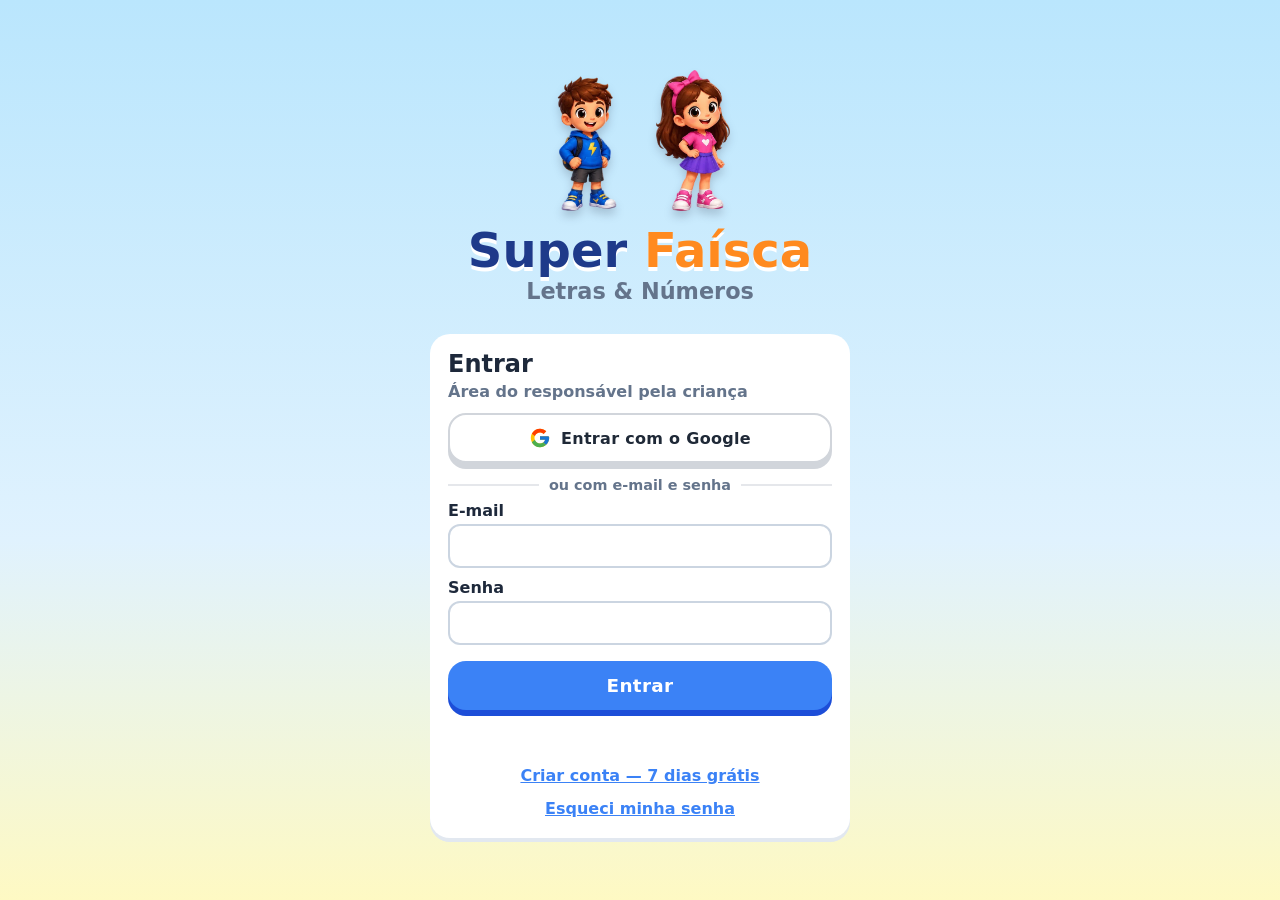
<file: index.html>
<!DOCTYPE html>
<html lang="pt-BR" data-nivel="1" data-personagem="faisca">
<head>
<meta charset="utf-8">
<meta name="viewport" content="width=device-width, initial-scale=1, maximum-scale=1, user-scalable=no">
<meta name="theme-color" content="#38bdf8">
<meta name="description" content="Aprender a ler, escrever e contar com o Super Faísca e a Fada Lumi. Para crianças de 4 a 10 anos.">
<link rel="manifest" href="manifest.webmanifest">
<link rel="apple-touch-icon" href="icones/apple-touch-icon.png">
<meta name="apple-mobile-web-app-capable" content="yes">
<meta name="mobile-web-app-capable" content="yes">
<meta name="apple-mobile-web-app-title" content="Super Faísca">
<meta name="apple-mobile-web-app-status-bar-style" content="default">
<title>Super Faísca — Letras & Números</title>
<link rel="icon" type="image/png" sizes="192x192" href="icones/icone-192.png">
<link rel="stylesheet" href="style.css">
</head>
<body>

<!-- Os personagens são imagens da pasta personagens/ (uma por roupa). Quem monta cada um é desenharHerois() no app.js. -->

<div id="app">

  <!-- LOGIN (só aparece quando o login está configurado em config.js) -->
  <section id="tela-login" class="tela">
    <div class="login-box">
      <div class="login-herois"><div class="heroi-slot medio" data-personagem="faisca"></div><div class="heroi-slot medio" data-personagem="fada"></div></div>
      <h1 class="titulo-app">Super <span>Faísca</span></h1>
      <p class="subtitulo">Letras &amp; Números</p>
      <div class="cartao login-cartao">
        <h2 id="login-titulo">Entrar</h2>
        <p class="login-sub" id="login-sub">Área do responsável pela criança</p>
        <div id="area-google" class="escondido">
          <button id="btn-google" class="btn btn-google btn-largo" type="button"><svg viewBox="0 0 48 48" width="22" height="22" aria-hidden="true"><path fill="#FFC107" d="M43.6 20.5H42V20H24v8h11.3C33.7 32.7 29.2 36 24 36c-6.6 0-12-5.4-12-12s5.4-12 12-12c3.1 0 5.8 1.2 7.9 3.1l5.7-5.7C34 6.1 29.3 4 24 4 12.9 4 4 12.9 4 24s8.9 20 20 20 20-8.9 20-20c0-1.3-.1-2.4-.4-3.5z"/><path fill="#FF3D00" d="M6.3 14.7l6.6 4.8C14.7 15.1 19 12 24 12c3.1 0 5.8 1.2 7.9 3.1l5.7-5.7C34 6.1 29.3 4 24 4 16.3 4 9.7 8.3 6.3 14.7z"/><path fill="#4CAF50" d="M24 44c5.2 0 9.9-2 13.4-5.2l-6.2-5.2C29.2 35.1 26.7 36 24 36c-5.2 0-9.6-3.3-11.3-8l-6.5 5C9.5 39.6 16.2 44 24 44z"/><path fill="#1976D2" d="M43.6 20.5H42V20H24v8h11.3c-.8 2.2-2.2 4.2-4.1 5.6l6.2 5.2C37 39.2 44 34 44 24c0-1.3-.1-2.4-.4-3.5z"/></svg> <span id="txt-google">Entrar com o Google</span></button>
          <p class="login-ou"><span>ou com e-mail e senha</span></p>
        </div>
        <label id="lbl-nome" class="escondido">Seu nome <input id="login-nome" autocomplete="name" maxlength="60"></label>
        <label id="lbl-celular" class="escondido">Celular com DDD (WhatsApp) <input id="login-celular" type="tel" autocomplete="tel-national" inputmode="tel" maxlength="16" placeholder="(11) 91234-5678"></label>
        <label>E-mail <input id="login-email" type="email" autocomplete="email" inputmode="email"></label>
        <label id="lbl-senha">Senha <input id="login-senha" type="password" autocomplete="current-password" minlength="6"></label>
        <label id="lbl-aceite" class="aceite escondido"><input type="checkbox" id="login-aceite"> <span>Sou maior de 18 anos, responsável pela criança, e li a <a href="privacidade.html" target="_blank">política de privacidade</a>.</span></label>
        <button id="btn-login" class="btn btn-azul btn-largo">Entrar</button>
        <p id="login-msg" class="login-msg"></p>
        <div class="login-links">
          <button id="lnk-criar" class="link">Criar conta — 7 dias grátis</button>
          <button id="lnk-esqueci" class="link">Esqueci minha senha</button>
          <button id="lnk-entrar" class="link escondido">Já tenho conta: entrar</button>
          <button id="lnk-outra" class="link escondido">Usar outra conta</button>
        </div>
      </div>
    </div>
  </section>

  <!-- ACESSO BLOQUEADO / TESTE ENCERRADO -->
  <section id="tela-bloqueado" class="tela">
    <div class="login-box">
      <div class="heroi-slot grande dormindo"></div>
      <h2 id="bloq-titulo">Seu período grátis terminou</h2>
      <div class="cartao">
        <p id="bloq-texto"></p>
        <div id="bloq-pagamento" class="pagamento"></div>
        <p class="login-sub">Conta: <b id="bloq-email"></b></p>
        <div class="linha-btns">
          <button id="btn-verificar" class="btn btn-verde">Já paguei — verificar de novo</button>
          <button id="btn-sair-bloq" class="btn btn-cinza">Sair da conta</button>
        </div>
        <p id="bloq-msg" class="login-msg"></p>
      </div>
    </div>
  </section>

  <!-- ESCOLHA DO PERSONAGEM -->
  <section id="tela-escolha" class="tela">
    <div class="escolha-box">
      <h1>Quem vai jogar?</h1>
      <p class="subtitulo">Escolha o seu personagem</p>
      <div class="escolha-cartoes">
        <button class="escolha" data-personagem="faisca" style="--capa:#2563eb">
          <div class="heroi-slot grande" data-personagem="faisca"></div>
          <b>Menino</b><span>Super Faísca</span>
          <div class="escolha-nivel" data-trilha="faisca"></div>
        </button>
        <button class="escolha" data-personagem="fada" style="--capa:#db2777">
          <div class="heroi-slot grande" data-personagem="fada"></div>
          <b>Menina</b><span>Fada Lumi</span>
          <div class="escolha-nivel" data-trilha="fada"></div>
        </button>
      </div>
    </div>
  </section>

  <!-- INÍCIO -->
  <section id="tela-inicio" class="tela ativa">
    <div class="inicio-box">
      <div class="heroi-slot grande pulando"></div>
      <h1 class="titulo-app">Super <span>Faísca</span></h1>
      <p class="subtitulo">Letras &amp; Números</p>
      <button id="btn-comecar" class="btn btn-grande btn-laranja">▶ Vamos lá!</button>
      <p id="inicio-conta" class="inicio-conta"></p>
    </div>
  </section>

  <!-- MAPA -->
  <section id="tela-mapa" class="tela">
    <header class="topo">
      <button class="heroi-mini" id="btn-colecao" title="Meu personagem"><div class="heroi-slot"></div></button>
      <div class="stat" title="Pontos de energia">⚡ <b id="st-xp">0</b></div>
      <div class="stat" title="Dias seguidos">🔥 <b id="st-seq">0</b></div>
      <div class="meta" id="st-meta" title="Missões de hoje"></div>
      <button class="btn-pais btn-som-toggle" title="Som liga/desliga">🔊</button>
      <button class="btn-pais" id="btn-pais" title="Área dos pais">👨‍👩‍👦</button>
    </header>
    <nav class="abas">
      <button class="aba ativa" data-trilha="leitura">🔤 Letras</button>
      <button class="aba" data-trilha="matematica">🔢 Números</button>
    </nav>
    <button id="btn-revisao" class="btn btn-roxo revisao escondido">⭐ Revisão</button>
    <div id="caminho" class="caminho"></div>
  </section>

  <!-- LIÇÃO -->
  <section id="tela-licao" class="tela">
    <header class="licao-topo">
      <button id="btn-sair" class="btn-x" aria-label="Sair">✕</button>
      <div class="barra"><div id="barra-progresso"></div></div>
      <button class="btn-pais btn-som-toggle" title="Som liga/desliga">🔊</button>
    </header>
    <div class="licao-fala">
      <div class="heroi-slot pequeno" id="heroi-licao"></div>
      <div class="balao-fala" aria-live="polite"><p id="legenda-licao"></p></div>
      <button id="btn-ouvir" class="btn-som" aria-label="Ouvir de novo">🔊</button>
    </div>
    <main id="pergunta" class="pergunta"></main>
    <footer id="feedback" class="feedback">
      <div class="fb-texto"><span id="fb-icone"></span><span id="fb-msg"></span></div>
      <button id="btn-continuar" class="btn btn-verde">Continuar ▶</button>
    </footer>
  </section>

  <!-- FIM DA LIÇÃO -->
  <section id="tela-fim" class="tela">
    <div class="fim-box">
      <div class="heroi-slot grande comemorando"></div>
      <h2 id="fim-titulo">Missão cumprida!</h2>
      <div id="fim-estrelas" class="estrelas"></div>
      <div class="fim-xp">⚡ +<b id="fim-xp">0</b></div>
      <div id="fim-premios" class="premios"></div>
      <div id="fim-nivel"></div>
      <button id="btn-fim" class="btn btn-grande btn-verde">Continuar ▶</button>
    </div>
    <canvas id="confete"></canvas>
  </section>

  <!-- PAUSA (tempo de tela) -->
  <section id="tela-pausa" class="tela">
    <div class="fim-box">
      <div class="heroi-slot grande dormindo"></div>
      <h2>Hora de descansar os olhos!</h2>
      <p class="pausa-txt"><span class="artigo-nome">O Faísca</span> foi recarregar a energia. Que tal uma missão de verdade?</p>
      <ul class="pausa-ideias">
        <li>🔍 Ache 3 coisas em casa que começam com a letra da lição</li>
        <li>🪜 Conte os degraus ou os passos até a cozinha</li>
        <li>📚 Peça para alguém ler uma história com você</li>
        <li>🧱 Monte uma torre de 10 blocos</li>
      </ul>
      <button id="btn-pausa-pais" class="btn btn-cinza">Área dos pais</button>
    </div>
  </section>

  <!-- COLEÇÃO -->
  <section id="tela-colecao" class="tela">
    <header class="licao-topo"><button class="btn-x" data-voltar>✕</button><h2 id="colecao-titulo">Meu personagem</h2><span></span></header>
    <div class="colecao">
      <div class="heroi-slot grande"></div>
      <div id="colecao-nivel"></div>
      <h3 id="colecao-sub">Escolha a roupa</h3>
      <div id="lista-roupas" class="roupas"></div>
      <h3>Poderes e evoluções</h3>
      <div id="lista-evolucao" class="evolucao"></div>
      <h3>Medalhas</h3>
      <div id="lista-medalhas" class="medalhas"></div>
    </div>
  </section>

  <!-- ÁREA DOS PAIS: entrada (conta para adultos) e 3 abas: Progresso, Ajustes e Conta. Os ajustes salvam sozinhos. -->
  <section id="tela-pais" class="tela tela-pais">
    <header class="pp-topo">
      <div class="pp-barra"><button class="pp-x" data-voltar aria-label="Fechar">✕</button><span>Área dos pais</span><span class="pp-esp"></span></div>
      <div id="pp-perfil" class="escondido">
        <div class="pp-perfil">
          <div class="pp-rosto" id="pp-rosto"><img alt=""></div>
          <div><h2 id="pp-nome"></h2><p id="pp-sub"></p></div>
        </div>
        <div class="pp-prox"><span id="pp-prox-txt"></span><div class="pp-barrinha"><i id="pp-prox-barra"></i></div></div>
      </div>
    </header>

    <div id="pais-portao" class="pp-portao">
      <div class="pp-cadeado">🔒</div>
      <h2>Só para adultos</h2>
      <p>Resolva a conta para entrar</p>
      <p class="pp-conta" id="conta-pais"></p>
      <div class="pp-visor" id="pp-visor"><span></span><span></span></div>
      <input id="senha-pais" type="password" placeholder="Senha da área dos pais" class="pp-senha escondido" autocomplete="off">
      <div class="pp-teclado" id="pp-teclado">
        <button>1</button><button>2</button><button>3</button><button>4</button><button>5</button><button>6</button>
        <button>7</button><button>8</button><button>9</button><button class="pp-fx" data-tecla="apagar" aria-label="Apagar">⌫</button><button>0</button><button class="pp-fx pp-ok" data-tecla="ok" aria-label="Entrar">✓</button>
      </div>
      <p id="pais-erro" class="erro"></p>
    </div>

    <div id="pais-conteudo" class="pp-conteudo escondido">
      <nav class="pp-abas">
        <button class="pp-aba on" data-aba="progresso">📊 Progresso</button>
        <button class="pp-aba" data-aba="ajustes">⚙️ Ajustes</button>
        <button class="pp-aba" data-aba="conta">👤 Conta</button>
      </nav>

      <!-- Aba Progresso -->
      <div class="pp-painel" data-painel="progresso">
        <div class="pp-card">
          <h3>Hoje <small id="pp-data"></small></h3>
          <div class="pp-aneis" id="pp-hoje"></div>
        </div>
        <div class="pp-nums" id="pais-resumo"></div>
        <div class="pp-card">
          <h3>Últimos 7 dias <small id="pp-media"></small></h3>
          <div class="pp-graf" id="pais-semana"></div>
        </div>
        <div class="pp-card">
          <h3>Caminho até agora</h3>
          <div id="pp-caminho"></div>
        </div>
        <div class="pp-card">
          <h3>Habilidades <small>acerto de primeira</small></h3>
          <div class="pp-filtro" id="pp-filtro">
            <button class="on" data-area="">Todas</button><button data-area="leitura">📖 Leitura</button><button data-area="matematica">🔢 Matemática</button>
          </div>
          <div id="pais-habilidades"></div>
        </div>
        <div class="pp-card pp-dica">
          <h3>💡 Ideia para hoje</h3>
          <p id="pp-dica"></p>
        </div>
      </div>

      <!-- Aba Ajustes -->
      <div class="pp-painel escondido" data-painel="ajustes">
        <p class="pp-grupo">Criança</p>
        <div class="pp-lista">
          <label class="pp-item"><span class="pp-ic" style="background:#e0f2fe">🧒</span><span class="pp-tx">Nome da criança</span>
            <input id="cfg-nome" class="pp-campo" maxlength="20" placeholder="Escreva aqui"></label>
          <div class="pp-escolha" id="pp-escolha">
            <button class="pp-op" data-p="faisca"><span class="pp-rosto faisca"><img src="personagens/faisca-basico.webp" alt=""></span>Super Faísca</button>
            <button class="pp-op fada" data-p="fada"><span class="pp-rosto fada"><img src="personagens/fada-basica.webp" alt=""></span>Fada Lumi</button>
          </div>
          <input type="hidden" id="cfg-personagem">
          <label class="pp-item"><span class="pp-ic" style="background:#fef3c7">🦸</span><span class="pp-tx" id="pp-rot-heroi">Nome do herói</span>
            <input id="cfg-heroi" class="pp-campo" maxlength="20"></label>
        </div>

        <p class="pp-grupo">Tempo e metas</p>
        <div class="pp-lista">
          <div class="pp-item"><span class="pp-ic" style="background:#dbeafe">⏱️</span><span class="pp-tx">Tempo por dia<small>Recomendado: 15 min</small></span>
            <div class="pp-step" data-alvo="cfg-minutos" data-passo="5" data-min="5" data-max="60" data-un=" min"><button data-d="-1" aria-label="Menos">−</button><b></b><button data-d="1" aria-label="Mais">+</button></div>
            <input type="hidden" id="cfg-minutos"></div>
          <div class="pp-item"><span class="pp-ic" style="background:#dcfce7">🎯</span><span class="pp-tx">Missões por dia<small>Meta diária</small></span>
            <div class="pp-step" data-alvo="cfg-meta" data-passo="1" data-min="1" data-max="6" data-un=""><button data-d="-1" aria-label="Menos">−</button><b></b><button data-d="1" aria-label="Mais">+</button></div>
            <input type="hidden" id="cfg-meta"></div>
          <button class="pp-item pp-link" id="btn-liberar"><span class="pp-ic" style="background:#f1f5f9">➕</span><span class="pp-tx">Liberar mais tempo só hoje<small id="pp-tempo-hoje"></small></span><span class="pp-chev">›</span></button>
        </div>

        <p class="pp-grupo">Voz e som</p>
        <div class="pp-lista">
          <div class="pp-item pp-coluna"><div class="pp-linha"><span class="pp-ic" style="background:#fce7f3">🗣️</span><span class="pp-tx">Voz</span>
              <button id="btn-testar-voz" class="pp-ouvir">🔊 Ouvir</button></div>
            <select id="cfg-voz-nome" class="pp-select"></select>
            <small class="pp-nota">⭐ = voz gravada · ✨ = voz mais natural. Ao escolher, ela fala um exemplo.</small></div>
          <div class="pp-item pp-coluna"><div class="pp-linha"><span class="pp-ic" style="background:#ede9fe">🐢</span><span class="pp-tx">Velocidade da voz</span></div>
            <input id="cfg-voz" class="pp-range" type="range" min="0.6" max="1.1" step="0.05">
            <div class="pp-ext"><span>🐢 Mais devagar</span><span>Mais rápida 🐇</span></div></div>
          <label class="pp-item"><span class="pp-ic" style="background:#dcfce7">🔊</span><span class="pp-tx">Som ligado<small>Os textos aparecem sempre na tela</small></span>
            <span class="pp-tog"><input type="checkbox" id="cfg-som"><i></i></span></label>
        </div>

        <p class="pp-grupo">Lições e segurança</p>
        <div class="pp-lista">
          <label class="pp-item"><span class="pp-ic" style="background:#fef3c7">🔓</span><span class="pp-tx">Liberar todas as lições<small>Para quem já sabe ler ou contar</small></span>
            <span class="pp-tog"><input type="checkbox" id="cfg-tudo"><i></i></span></label>
          <label class="pp-item"><span class="pp-ic" style="background:#f1f5f9">🔑</span><span class="pp-tx">Senha dos pais<small id="pp-senha-info">Opcional</small></span>
            <input id="cfg-senha" class="pp-campo" type="password" maxlength="12" autocomplete="new-password"></label>
        </div>
        <p class="pp-salvo">✓ Tudo é salvo sozinho</p>
      </div>

      <!-- Aba Conta -->
      <div class="pp-painel escondido" data-painel="conta">
        <div class="escondido" id="cartao-conta">
          <div class="pp-card">
            <h3>Sua conta</h3>
            <div id="pais-conta"></div>
          </div>
        </div>
        <p class="pp-grupo">Progresso deste aparelho</p>
        <div class="pp-lista">
          <button class="pp-item" id="btn-backup"><span class="pp-ic" style="background:#dbeafe">💾</span><span class="pp-tx">Fazer backup<small>Salva um arquivo com o progresso</small></span><span class="pp-chev">›</span></button>
          <button class="pp-item" id="btn-restaurar"><span class="pp-ic" style="background:#dbeafe">📂</span><span class="pp-tx">Restaurar backup<small>Para trocar de aparelho</small></span><span class="pp-chev">›</span></button>
          <input id="arquivo-backup" type="file" accept="application/json,.json" class="escondido">
        </div>
        <p class="pp-grupo">Como acompanhar</p>
        <div class="pp-lista">
          <details class="pp-dicas">
            <summary class="pp-item"><span class="pp-ic" style="background:#fef3c7">💡</span><span class="pp-tx">Dicas para os pais<small>Sente junto, pouco e todo dia, leia junto…</small></span><span class="pp-chev">›</span></summary>
            <ul>
              <li><b>Sente junto</b> nas primeiras missões. Repita os sons em voz alta com a criança.</li>
              <li><b>Pouco e todo dia</b> vale mais que muito de vez em quando: 10–15 minutos bastam.</li>
              <li><b>Leve para o mundo:</b> procure as letras da semana em rótulos, placas e livros.</li>
              <li><b>Erro faz parte.</b> O app nunca pune; elogie o esforço, não a "inteligência".</li>
              <li><b>Leia junto todos os dias</b> — nenhum app substitui isso.</li>
              <li><b>Sem som?</b> Tudo o que o personagem fala aparece escrito no balão. Dá para jogar no metrô, sem fone.</li>
              <li><b>Privacidade:</b> o progresso da criança fica só neste aparelho. Use "Fazer backup" antes de trocar de aparelho.</li>
            </ul>
          </details>
          <a class="pp-item" href="privacidade.html" target="_blank" rel="noopener"><span class="pp-ic" style="background:#f1f5f9">🔒</span><span class="pp-tx">Política de privacidade</span><span class="pp-chev">›</span></a>
        </div>
        <div class="pp-lista escondido" id="area-sair-conta">
          <button class="pp-item" id="btn-sair-conta"><span class="pp-ic" style="background:#f1f5f9">🚪</span><span class="pp-tx">Sair da conta</span><span class="pp-chev">›</span></button>
        </div>
        <div class="pp-lista pp-perigo">
          <button class="pp-item" id="btn-zerar"><span class="pp-ic" style="background:#fee2e2">🗑️</span><span class="pp-tx">Zerar progresso<small>Apaga as missões deste aparelho</small></span><span class="pp-chev">›</span></button>
        </div>
      </div>
    </div>
    <p id="cfg-ok" class="pp-aviso" role="status"></p>
  </section>

  <!-- Legenda fora das lições: tudo o que é falado aparece escrito -->
  <div id="legenda-global" class="legenda-global" aria-live="polite"><p></p></div>
</div>

<script src="config.js"></script>
<script src="curriculo.js"></script>
<script src="curriculo_extra.js"></script>
<script src="motor.js"></script>
<script src="conta.js"></script>
<script src="vozes.js"></script>
<script src="app.js"></script>
</body>
</html>
</file>
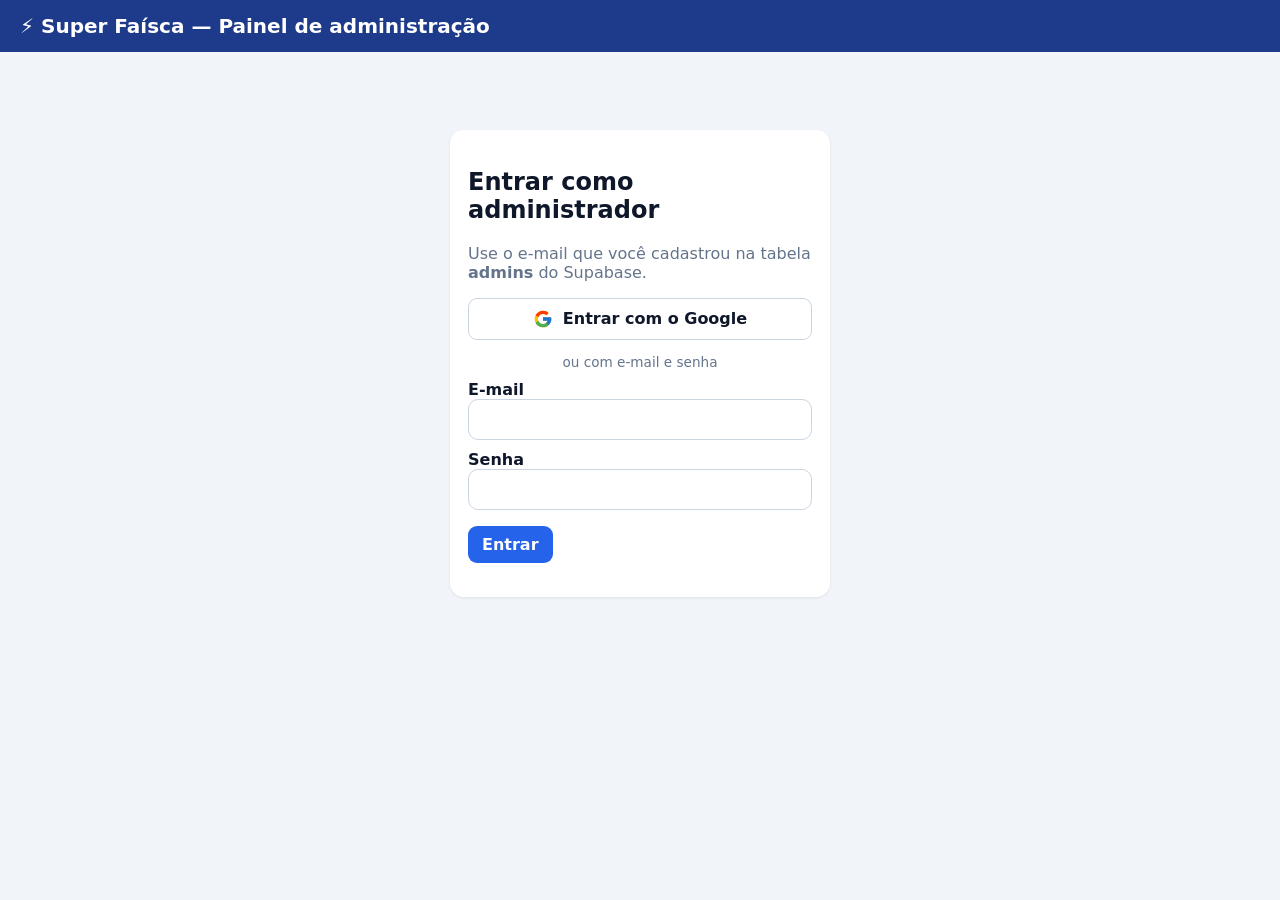
<file: admin.html>
<!DOCTYPE html>
<html lang="pt-BR">
<head>
<meta charset="utf-8">
<meta name="viewport" content="width=device-width, initial-scale=1">
<meta name="robots" content="noindex">
<title>Super Faísca — Painel de administração</title>
<style>
  :root { --azul: #2563eb; --verde: #16a34a; --vermelho: #dc2626; --amarelo: #d97706; --cinza: #64748b; }
  * { box-sizing: border-box; }
  body { margin: 0; font-family: "Segoe UI", system-ui, sans-serif; background: #f1f5f9; color: #0f172a; }
  header { background: #1e3a8a; color: #fff; padding: 14px 20px; display: flex; justify-content: space-between; align-items: center; gap: 12px; flex-wrap: wrap; }
  header h1 { margin: 0; font-size: 1.25rem; }
  main { max-width: 1200px; margin: 0 auto; padding: 18px; }
  .cartao { background: #fff; border-radius: 14px; padding: 18px; box-shadow: 0 1px 3px rgba(0,0,0,.08); margin-bottom: 16px; }
  .login { max-width: 380px; margin: 60px auto; }
  label { display: block; font-weight: 600; margin: 10px 0 4px; }
  input, select { width: 100%; padding: 10px 12px; border: 1px solid #cbd5e1; border-radius: 10px; font: inherit; }
  button { font: inherit; border: 0; border-radius: 9px; padding: 9px 14px; cursor: pointer; font-weight: 600; background: #e2e8f0; color: #0f172a; }
  button.prim { background: var(--azul); color: #fff; }
  button.ok { background: #dcfce7; color: #166534; }
  button.perigo { background: #fee2e2; color: #991b1b; }
  button:disabled { opacity: .5; cursor: wait; }
  .erro { color: var(--vermelho); font-weight: 600; } .info { color: var(--cinza); }
  .resumo { display: grid; grid-template-columns: repeat(auto-fit, minmax(150px, 1fr)); gap: 12px; }
  .num { background: #fff; border-radius: 14px; padding: 14px; box-shadow: 0 1px 3px rgba(0,0,0,.08); cursor: pointer; border: 2px solid transparent; }
  .num.sel { border-color: var(--azul); }
  .num b { display: block; font-size: 1.8rem; }
  .barra { display: flex; gap: 10px; flex-wrap: wrap; align-items: center; margin: 16px 0; }
  .barra input { flex: 1; min-width: 220px; }
  table { width: 100%; border-collapse: collapse; background: #fff; border-radius: 14px; overflow: hidden; box-shadow: 0 1px 3px rgba(0,0,0,.08); }
  th, td { text-align: left; padding: 10px 12px; border-bottom: 1px solid #e2e8f0; vertical-align: top; font-size: .93rem; }
  th { background: #f8fafc; font-size: .8rem; text-transform: uppercase; letter-spacing: .04em; color: var(--cinza); }
  .tag { display: inline-block; padding: 3px 9px; border-radius: 99px; font-size: .8rem; font-weight: 700; }
  .tag.teste { background: #dbeafe; color: #1e40af; } .tag.liberado { background: #dcfce7; color: #166534; }
  .tag.expirado { background: #fef3c7; color: #92400e; } .tag.bloqueado { background: #fee2e2; color: #991b1b; }
  .acoes { display: flex; gap: 6px; flex-wrap: wrap; }
  .acoes button { padding: 6px 9px; font-size: .82rem; }
  .obs { color: var(--cinza); font-size: .85rem; }
  .google { width: 100%; background: #fff; border: 1px solid #cbd5e1; display: flex; align-items: center; justify-content: center; gap: 10px; padding: 10px; }
  .ou { text-align: center; color: var(--cinza); font-size: .85rem; margin: 14px 0 0; }
  .zap { color: #166534; text-decoration: none; font-weight: 600; }
  .vazio { text-align: center; padding: 30px; color: var(--cinza); }
  @media (max-width: 760px) { thead { display: none; } tr { display: block; border-bottom: 6px solid #f1f5f9; } td { display: block; border: 0; padding: 6px 12px; } }
</style>
</head>
<body>
<header>
  <h1>⚡ Super Faísca — Painel de administração</h1>
  <div id="quem" class="escondido"></div>
</header>
<main>
  <div id="area-login" class="cartao login">
    <h2>Entrar como administrador</h2>
    <p class="info">Use o e-mail que você cadastrou na tabela <b>admins</b> do Supabase.</p>
    <div id="area-google" hidden>
      <button class="google" id="google"><svg viewBox="0 0 48 48" width="20" height="20" aria-hidden="true"><path fill="#FFC107" d="M43.6 20.5H42V20H24v8h11.3C33.7 32.7 29.2 36 24 36c-6.6 0-12-5.4-12-12s5.4-12 12-12c3.1 0 5.8 1.2 7.9 3.1l5.7-5.7C34 6.1 29.3 4 24 4 12.9 4 4 12.9 4 24s8.9 20 20 20 20-8.9 20-20c0-1.3-.1-2.4-.4-3.5z"/><path fill="#FF3D00" d="M6.3 14.7l6.6 4.8C14.7 15.1 19 12 24 12c3.1 0 5.8 1.2 7.9 3.1l5.7-5.7C34 6.1 29.3 4 24 4 16.3 4 9.7 8.3 6.3 14.7z"/><path fill="#4CAF50" d="M24 44c5.2 0 9.9-2 13.4-5.2l-6.2-5.2C29.2 35.1 26.7 36 24 36c-5.2 0-9.6-3.3-11.3-8l-6.5 5C9.5 39.6 16.2 44 24 44z"/><path fill="#1976D2" d="M43.6 20.5H42V20H24v8h11.3c-.8 2.2-2.2 4.2-4.1 5.6l6.2 5.2C37 39.2 44 34 44 24c0-1.3-.1-2.4-.4-3.5z"/></svg> Entrar com o Google</button>
      <p class="ou">ou com e-mail e senha</p>
    </div>
    <label>E-mail <input id="email" type="email" autocomplete="email"></label>
    <label>Senha <input id="senha" type="password" autocomplete="current-password"></label>
    <p><button class="prim" id="entrar">Entrar</button></p>
    <p id="msg-login" class="erro"></p>
  </div>

  <div id="area-painel" hidden>
    <div class="resumo" id="resumo"></div>
    <div class="barra">
      <input id="busca" placeholder="Buscar por e-mail, nome, celular ou observação...">
      <button id="atualizar">↻ Atualizar</button>
      <button id="copiar">Copiar e-mails da lista</button>
      <button id="sair">Sair</button>
    </div>
    <table>
      <thead><tr><th>Conta</th><th>Situação</th><th>Datas</th><th>Ações</th></tr></thead>
      <tbody id="linhas"></tbody>
    </table>
    <p class="info" id="msg-painel"></p>
  </div>
</main>

<script src="config.js"></script>
<script>
"use strict";
const CFG = window.SUPER_FAISCA_CONFIG || {};
const $ = (s) => document.querySelector(s);
let sessao = null, contas = [], filtro = "todos";

async function req(caminho, { method = "GET", body, token } = {}) {
  const r = await fetch(CFG.supabaseUrl.replace(/\/$/, "") + caminho, {
    method, headers: { apikey: CFG.supabaseAnonKey, "Content-Type": "application/json", ...(token ? { Authorization: "Bearer " + token } : {}) },
    body: body ? JSON.stringify(body) : undefined,
  });
  const t = await r.text(); let d = null; try { d = t ? JSON.parse(t) : null; } catch (e) { d = t; }
  if (!r.ok) throw new Error(d?.msg || d?.error_description || d?.message || `Erro ${r.status}`);
  return d;
}
const rpc = (nome, body = {}) => req(`/rest/v1/rpc/${nome}`, { method: "POST", body, token: sessao.access_token });
const data = (iso) => (iso ? new Date(iso).toLocaleDateString("pt-BR") : "—");
const esc = (t) => String(t ?? "").replace(/[&<>"]/g, (c) => ({ "&": "&amp;", "<": "&lt;", ">": "&gt;", '"': "&quot;" }[c]));
const dias = (iso) => Math.ceil((new Date(iso) - Date.now()) / 86400000);
const celular = (d) => { d = String(d || ""); return d.length === 11 ? `(${d.slice(0, 2)}) ${d.slice(2, 7)}-${d.slice(7)}` : d.length === 10 ? `(${d.slice(0, 2)}) ${d.slice(2, 6)}-${d.slice(6)}` : d; };
const zap = (d) => (d ? `<br><a class="zap" href="https://wa.me/55${esc(d)}" target="_blank" rel="noopener">📱 ${esc(celular(d))}</a>` : `<br><small class="obs">sem celular</small>`);
const NOMES = { teste: "Em teste", liberado: "Liberado", expirado: "Teste acabou", bloqueado: "Bloqueado" };

async function entrar() {
  $("#msg-login").textContent = "";
  if (!CFG.supabaseUrl) { $("#msg-login").textContent = "Preencha supabaseUrl e supabaseAnonKey no arquivo config.js."; return; }
  $("#entrar").disabled = true;
  try {
    sessao = await req("/auth/v1/token?grant_type=password", { method: "POST", body: { email: $("#email").value.trim(), password: $("#senha").value } });
    if (!(await rpc("sou_admin"))) { sessao = null; throw new Error("Este e-mail não está na tabela de administradores (admins)."); }
    sessionStorage.setItem("sf-admin", JSON.stringify(sessao));
    abrirPainel();
  } catch (e) { $("#msg-login").textContent = /invalid/i.test(e.message) ? "E-mail ou senha incorretos." : e.message; }
  finally { $("#entrar").disabled = false; }
}

// Login com o Google: vai para o Supabase e volta com a sessão depois do "#"
function entrarGoogle() {
  location.href = CFG.supabaseUrl.replace(/\/$/, "") + "/auth/v1/authorize?provider=google&redirect_to=" + encodeURIComponent(location.origin + location.pathname);
}
async function voltaDoGoogle() {
  const h = new URLSearchParams(location.hash.replace(/^#/, "")), q = new URLSearchParams(location.search);
  if (!h.get("access_token") && !h.get("error") && !q.get("error")) return false;
  history.replaceState(null, "", location.pathname);
  if (h.get("error") || q.get("error")) { $("#msg-login").textContent = "O login com o Google foi cancelado ou não deu certo. Tente de novo."; return true; }
  try {
    sessao = { access_token: h.get("access_token"), refresh_token: h.get("refresh_token") };
    sessao.user = await req("/auth/v1/user", { token: sessao.access_token });
    if (!(await rpc("sou_admin"))) { const e = sessao.user?.email; sessao = null; throw new Error(`A conta ${e || ""} não está na tabela de administradores (admins).`); }
    sessionStorage.setItem("sf-admin", JSON.stringify(sessao));
    abrirPainel();
  } catch (e) { sessao = null; $("#msg-login").textContent = e.message; }
  return true;
}

async function abrirPainel() {
  $("#area-login").hidden = true; $("#area-painel").hidden = false;
  $("#quem").textContent = sessao.user?.email || "";
  await carregar();
}

async function carregar() {
  $("#msg-painel").textContent = "Carregando...";
  try { contas = await rpc("admin_lista"); $("#msg-painel").textContent = ""; }
  catch (e) {
    if (/jwt|expired/i.test(e.message)) { sessionStorage.removeItem("sf-admin"); location.reload(); return; }
    $("#msg-painel").textContent = "Erro: " + e.message;
  }
  desenhar();
}

function desenhar() {
  const cont = { todos: contas.length, teste: 0, liberado: 0, expirado: 0, bloqueado: 0 };
  contas.forEach((c) => cont[c.status]++);
  $("#resumo").innerHTML = [["todos", "Todas as contas"], ["teste", "Em teste"], ["expirado", "Teste acabou (cobrar)"], ["liberado", "Liberadas"], ["bloqueado", "Bloqueadas"]]
    .map(([k, n]) => `<div class="num ${filtro === k ? "sel" : ""}" data-f="${k}"><b>${cont[k]}</b>${n}</div>`).join("");
  document.querySelectorAll(".num").forEach((d) => (d.onclick = () => { filtro = d.dataset.f; desenhar(); }));
  const busca = $("#busca").value.trim().toLowerCase();
  const lista = contas.filter((c) => (filtro === "todos" || c.status === filtro) &&
    (!busca || [c.email, c.nome, c.observacao, c.celular, celular(c.celular)].some((x) => (x || "").toLowerCase().includes(busca))));
  $("#linhas").innerHTML = lista.length ? lista.map((c) => {
    const prazo = c.status === "teste" ? `teste até ${data(c.teste_ate)} (${dias(c.teste_ate)} dia(s))`
      : c.status === "liberado" ? (new Date(c.liberado_ate).getFullYear() >= 2099 ? "sem prazo" : `até ${data(c.liberado_ate)} (${dias(c.liberado_ate)} dia(s))`)
      : c.liberado_ate ? `acesso venceu em ${data(c.liberado_ate)}` : `teste venceu em ${data(c.teste_ate)}`;
    return `<tr data-id="${c.user_id}">
      <td><b>${esc(c.email)}</b><br>${esc(c.nome || "")}${"celular" in c ? zap(c.celular) : ""}${c.observacao ? `<div class="obs">📝 ${esc(c.observacao)}</div>` : ""}</td>
      <td><span class="tag ${c.status}">${NOMES[c.status]}</span><br><small>${prazo}</small></td>
      <td><small>Cadastro: ${data(c.criado_em)}</small></td>
      <td class="acoes">
        <button class="ok" data-a="lib" data-v="30">+30 dias</button>
        <button class="ok" data-a="lib" data-v="365">+1 ano</button>
        <button class="ok" data-a="sempre">Sem prazo</button>
        <button data-a="teste" data-v="7">+7 dias de teste</button>
        <button data-a="tirar">Tirar liberação</button>
        ${c.bloqueado ? '<button data-a="desbloq">Desbloquear</button>' : '<button class="perigo" data-a="bloq">Bloquear</button>'}
        <button data-a="obs">📝 Nota</button>
      </td></tr>`;
  }).join("") : `<tr><td colspan="4" class="vazio">Nenhuma conta aqui.</td></tr>`;
  document.querySelectorAll("#linhas button").forEach((b) => (b.onclick = () => acao(b)));
}

async function acao(b) {
  const id = b.closest("tr").dataset.id, c = contas.find((x) => x.user_id === id), a = b.dataset.a;
  try {
    b.disabled = true;
    if (a === "lib") await rpc("admin_liberar", { alvo: id, dias: Number(b.dataset.v) });
    if (a === "sempre") await rpc("admin_definir", { alvo: id, ate: "2100-01-01T00:00:00Z" });
    if (a === "tirar") { if (!confirm(`Tirar a liberação de ${c.email}?`)) return; await rpc("admin_definir", { alvo: id, ate: null }); }
    if (a === "teste") await rpc("admin_estender_teste", { alvo: id, dias: Number(b.dataset.v) });
    if (a === "bloq") { if (!confirm(`Bloquear ${c.email}?`)) return; await rpc("admin_bloquear", { alvo: id, bloquear: true }); }
    if (a === "desbloq") await rpc("admin_bloquear", { alvo: id, bloquear: false });
    if (a === "obs") { const t = prompt(`Nota para ${c.email} (ex.: "pagou Pix 10/12"):`, c.observacao || ""); if (t === null) return; await rpc("admin_observacao", { alvo: id, texto: t }); }
    await carregar();
    $("#msg-painel").textContent = `✓ Atualizado: ${c.email}`;
  } catch (e) { alert("Não deu certo: " + e.message); }
  finally { b.disabled = false; }
}

$("#entrar").onclick = entrar;
$("#google").onclick = entrarGoogle;
$("#area-google").hidden = CFG.loginGoogle !== true;
$("#senha").onkeydown = (e) => { if (e.key === "Enter") entrar(); };
$("#atualizar").onclick = carregar;
$("#busca").oninput = desenhar;
$("#sair").onclick = () => { sessionStorage.removeItem("sf-admin"); location.reload(); };
$("#copiar").onclick = () => {
  const busca = $("#busca").value.trim().toLowerCase();
  const emails = contas.filter((c) => (filtro === "todos" || c.status === filtro) && (!busca || (c.email + (c.nome || "")).toLowerCase().includes(busca))).map((c) => c.email);
  navigator.clipboard?.writeText(emails.join(", "));
  $("#msg-painel").textContent = `${emails.length} e-mail(s) copiados.`;
};
voltaDoGoogle().then((veio) => {
  if (veio) return;
  try { const s = JSON.parse(sessionStorage.getItem("sf-admin") || "null"); if (s) { sessao = s; abrirPainel(); } } catch (e) { /* nada */ }
});
</script>
</body>
</html>
</file>
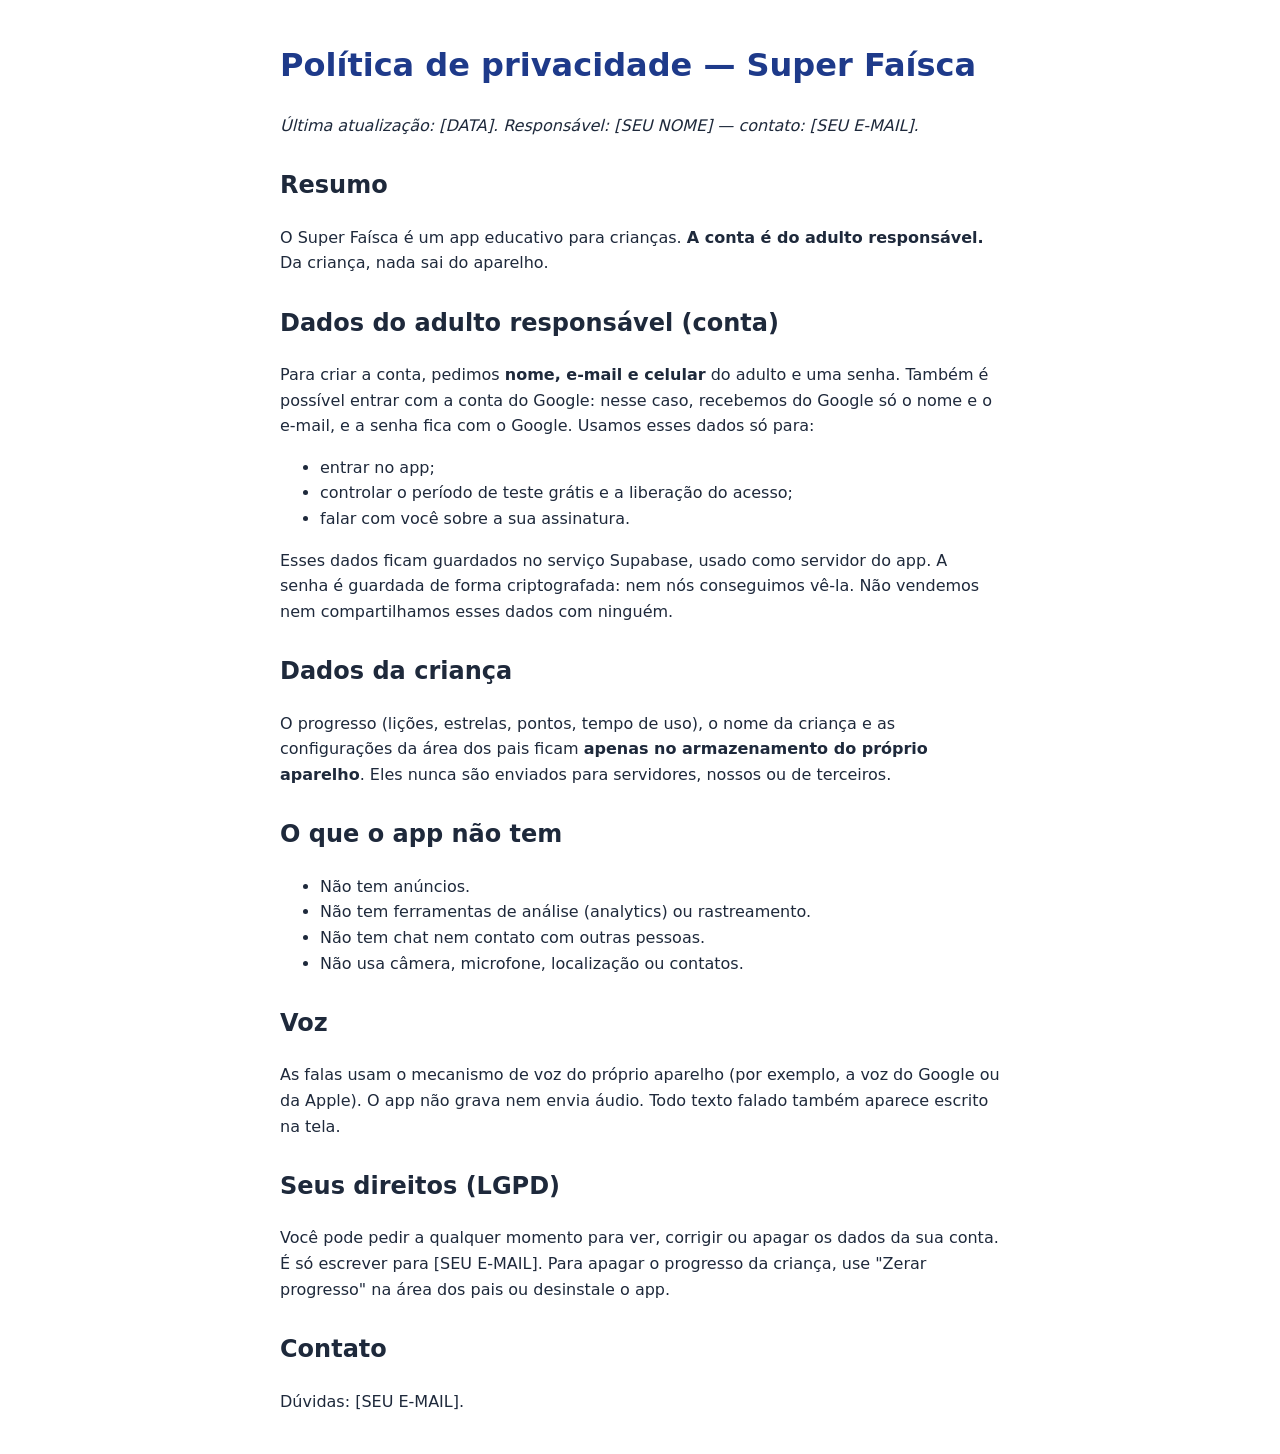
<file: privacidade.html>
<!DOCTYPE html>
<html lang="pt-BR">
<head>
<meta charset="utf-8">
<meta name="viewport" content="width=device-width, initial-scale=1">
<title>Super Faísca — Política de privacidade</title>
<style>
  body { font-family: "Segoe UI", system-ui, sans-serif; max-width: 720px; margin: 40px auto; padding: 0 20px; line-height: 1.6; color: #1e293b; }
  h1 { color: #1e3a8a; } h2 { margin-top: 28px; }
</style>
</head>
<body>
<h1>Política de privacidade — Super Faísca</h1>
<p><em>Última atualização: [DATA]. Responsável: [SEU NOME] — contato: [SEU E-MAIL].</em></p>

<h2>Resumo</h2>
<p>O Super Faísca é um app educativo para crianças. <strong>A conta é do adulto responsável.</strong> Da criança, nada sai do aparelho.</p>

<h2>Dados do adulto responsável (conta)</h2>
<p>Para criar a conta, pedimos <strong>nome, e-mail e celular</strong> do adulto e uma senha. Também é possível entrar com a conta do Google: nesse caso, recebemos do Google só o nome e o e-mail, e a senha fica com o Google. Usamos esses dados só para:</p>
<ul>
  <li>entrar no app;</li>
  <li>controlar o período de teste grátis e a liberação do acesso;</li>
  <li>falar com você sobre a sua assinatura.</li>
</ul>
<p>Esses dados ficam guardados no serviço Supabase, usado como servidor do app. A senha é guardada de forma criptografada: nem nós conseguimos vê-la. Não vendemos nem compartilhamos esses dados com ninguém.</p>

<h2>Dados da criança</h2>
<p>O progresso (lições, estrelas, pontos, tempo de uso), o nome da criança e as configurações da área dos pais ficam <strong>apenas no armazenamento do próprio aparelho</strong>. Eles nunca são enviados para servidores, nossos ou de terceiros.</p>

<h2>O que o app não tem</h2>
<ul>
  <li>Não tem anúncios.</li>
  <li>Não tem ferramentas de análise (analytics) ou rastreamento.</li>
  <li>Não tem chat nem contato com outras pessoas.</li>
  <li>Não usa câmera, microfone, localização ou contatos.</li>
</ul>

<h2>Voz</h2>
<p>As falas usam o mecanismo de voz do próprio aparelho (por exemplo, a voz do Google ou da Apple). O app não grava nem envia áudio. Todo texto falado também aparece escrito na tela.</p>

<h2>Seus direitos (LGPD)</h2>
<p>Você pode pedir a qualquer momento para ver, corrigir ou apagar os dados da sua conta. É só escrever para [SEU E-MAIL]. Para apagar o progresso da criança, use "Zerar progresso" na área dos pais ou desinstale o app.</p>

<h2>Contato</h2>
<p>Dúvidas: [SEU E-MAIL].</p>
</body>
</html>
</file>
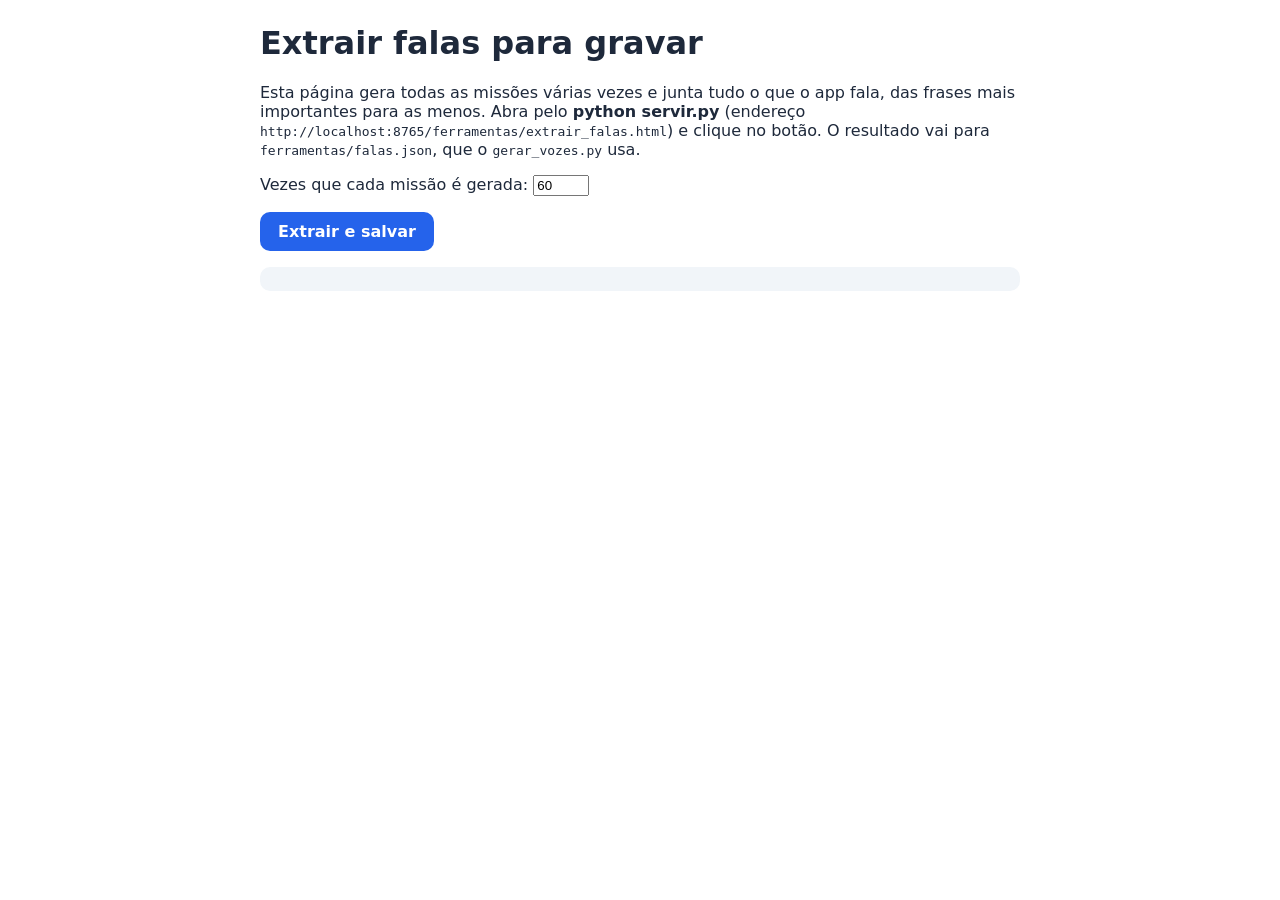
<file: ferramentas/extrair_falas.html>
<!DOCTYPE html>
<html lang="pt-BR">
<head>
<meta charset="utf-8">
<meta name="viewport" content="width=device-width, initial-scale=1">
<title>Extrair falas — Super Faísca</title>
<style>
  body { font-family: system-ui, sans-serif; max-width: 760px; margin: 24px auto; padding: 0 16px; color: #1e293b; }
  button { font: inherit; font-weight: 700; padding: 10px 18px; border-radius: 10px; border: 0; background: #2563eb; color: #fff; cursor: pointer; }
  pre { background: #f1f5f9; padding: 12px; border-radius: 10px; white-space: pre-wrap; }
  .ok { color: #15803d; font-weight: 700; } .erro { color: #b91c1c; font-weight: 700; }
</style>
</head>
<body>
<h1>Extrair falas para gravar</h1>
<p>Esta página gera todas as missões várias vezes e junta tudo o que o app fala, das frases mais importantes para as menos.
Abra pelo <b>python servir.py</b> (endereço <code>http://localhost:8765/ferramentas/extrair_falas.html</code>) e clique no botão.
O resultado vai para <code>ferramentas/falas.json</code>, que o <code>gerar_vozes.py</code> usa.</p>
<label>Vezes que cada missão é gerada: <input id="vezes" type="number" value="60" min="5" max="500"></label>
<p><button id="btn">Extrair e salvar</button></p>
<p id="msg"></p>
<pre id="resumo"></pre>

<script src="../curriculo.js"></script>
<script src="../curriculo_extra.js"></script>
<script src="../vozes.js"></script>
<script src="falas.js"></script>
<script>
"use strict";
function extrair(vezes) {
  const conta = new Map(); // chave -> { texto, lento, peso }
  const somar = (texto, lento, peso) => {
    for (const p of Vozes.partes(texto)) {
      const k = Vozes.chave(p, lento);
      const item = conta.get(k) || { chave: k, texto: p, lento, peso: 0 };
      item.peso += peso;
      conta.set(k, item);
    }
  };
  // falas fixas: sempre primeiro
  for (const [t, lento] of falasFixas()) somar(t, lento, 1000);
  // perguntas: missões do começo valem mais (a criança passa mais tempo nelas)
  const trilhas = Curriculo.construirTrilhas();
  let erros = 0;
  for (const unidades of Object.values(trilhas)) {
    let ordem = 0;
    for (const u of unidades) for (const l of u.lessons) {
      const pesoLicao = 1 / (1 + ordem / 15);
      ordem++;
      for (let i = 0; i < vezes; i++) {
        let qs;
        try { qs = Curriculo.gerarLicao(l.gen); } catch (e) { erros++; continue; }
        for (const q of qs) for (const [t, lento] of falasDaQuestao(q)) somar(t, lento, pesoLicao / vezes);
      }
    }
  }
  const falas = [...conta.values()].sort((a, b) => b.peso - a.peso)
    .map((x) => ({ ...x, peso: Math.round(x.peso * 1000) / 1000 }));
  const caracteres = falas.reduce((s, x) => s + x.texto.length, 0);
  return { gerado: new Date().toISOString(), vezes, erros, total_falas: falas.length, total_caracteres: caracteres, falas };
}

document.getElementById("btn").onclick = async () => {
  const msg = document.getElementById("msg");
  msg.className = ""; msg.textContent = "Gerando... (pode levar alguns segundos)";
  await new Promise((r) => setTimeout(r, 50));
  const r = extrair(Math.max(5, Number(document.getElementById("vezes").value) || 60));
  const cortes = [500, 2000, 5000, 10000].map((n) => `${n} primeiras frases: ${r.falas.slice(0, n).reduce((s, x) => s + x.texto.length, 0).toLocaleString("pt-BR")} caracteres`);
  document.getElementById("resumo").textContent =
    `Frases diferentes: ${r.total_falas.toLocaleString("pt-BR")}\nCaracteres no total: ${r.total_caracteres.toLocaleString("pt-BR")}\n${cortes.join("\n")}\n` +
    `Erros ao gerar missões: ${r.erros}\n\nPrimeiras 30:\n` + r.falas.slice(0, 30).map((x) => `${x.lento ? "[devagar] " : ""}${x.texto}`).join("\n");
  const json = JSON.stringify(r);
  try {
    const resp = await fetch("/ferramentas/falas.json", { method: "POST", headers: { "Content-Type": "application/json" }, body: json });
    if (!resp.ok) throw new Error(resp.status);
    msg.className = "ok"; msg.textContent = "Pronto! Salvo em ferramentas/falas.json.";
  } catch (e) {
    // sem o servir.py: baixa o arquivo para salvar à mão na pasta ferramentas
    const a = document.createElement("a");
    a.href = URL.createObjectURL(new Blob([json], { type: "application/json" }));
    a.download = "falas.json"; a.click();
    msg.className = "erro"; msg.textContent = "Não consegui salvar direto. Baixei o falas.json: coloque-o na pasta ferramentas.";
  }
};
</script>
</body>
</html>
</file>
<file: style.css>
:root {
  --capa: #ff8a1f;
  --ceu1: #bae6fd; --ceu2: #e0f2fe;
  --tinta: #1e293b; --suave: #64748b;
  --verde: #22c55e; --verde-esc: #15803d;
  --laranja: #ff8a1f; --laranja-esc: #c2610c;
  --azul: #3b82f6; --azul-esc: #1d4ed8;
  --roxo: #8b5cf6; --roxo-esc: #6d28d9;
  --vermelho: #ef4444; --vermelho-esc: #b91c1c;
  --cinza: #e2e8f0; --cinza-esc: #94a3b8;
  --cartao: #ffffff;
  --raio: 22px;
  --fonte: "Baloo 2", "Nunito", "Trebuchet MS", "Segoe UI", system-ui, sans-serif;
  --letra: "Arial Rounded MT Bold", "Verdana", Arial, sans-serif;
}
* { box-sizing: border-box; -webkit-tap-highlight-color: transparent; }
html, body { margin: 0; height: 100%; }
body {
  font-family: var(--fonte); color: var(--tinta);
  background: linear-gradient(180deg, var(--ceu1), var(--ceu2) 60%, #fef9c3);
  overflow: hidden; user-select: none; -webkit-user-select: none;
}
#app { height: 100%; max-width: 860px; margin: 0 auto; position: relative; }
.tela { position: absolute; inset: 0; display: none; flex-direction: column; overflow-y: auto; overflow-x: hidden; }
.tela.ativa { display: flex; animation: entrar .35s ease; }
@keyframes entrar { from { opacity: 0; transform: translateY(12px); } }
.escondido { display: none !important; }

/* ---------- botões ---------- */
.btn {
  font-family: inherit; font-weight: 800; font-size: 1.15rem; border: 0; cursor: pointer;
  padding: 14px 26px; border-radius: 18px; color: #fff; letter-spacing: .3px;
  box-shadow: 0 6px 0 var(--sombra, rgba(0,0,0,.25)); transition: transform .08s, box-shadow .08s;
}
.btn:active { transform: translateY(4px); box-shadow: 0 2px 0 var(--sombra); }
.btn-grande { font-size: 1.6rem; padding: 18px 40px; border-radius: 24px; }
.btn-laranja { background: var(--laranja); --sombra: var(--laranja-esc); }
.btn-verde { background: var(--verde); --sombra: var(--verde-esc); }
.btn-azul { background: var(--azul); --sombra: var(--azul-esc); }
.btn-roxo { background: var(--roxo); --sombra: var(--roxo-esc); }
.btn-vermelho { background: var(--vermelho); --sombra: var(--vermelho-esc); }
.btn-cinza { background: var(--cinza); color: var(--tinta); --sombra: var(--cinza-esc); }

/* ---------- herói: imagem da roupa + camadas de efeito ---------- */
.heroi { position: relative; width: 100%; height: 100%; transform-origin: 50% 100%; }
.heroi img { position: relative; z-index: 1; display: block; width: 100%; height: 100%; object-fit: contain; object-position: 50% 100%;
  filter: drop-shadow(0 6px 4px rgba(15,23,42,.18)); -webkit-user-drag: none; pointer-events: none; }
.heroi .ef-fundo, .heroi .ef-frente { position: absolute; inset: 0; pointer-events: none; }
.heroi .ef-frente { z-index: 2; }
.heroi-slot { width: 64px; height: 74px; position: relative; --raio-orbita: 40px; }
.heroi-slot.grande { width: 180px; height: 250px; margin: 0 auto; --raio-orbita: 92px; }
.heroi-slot.medio { width: 100px; height: 150px; --raio-orbita: 56px; }
.heroi-slot.pequeno { width: 46px; height: 54px; }
/* espaços pequenos (topo do mapa e balão da lição) mostram só o rosto, num círculo */
.heroi-slot.pequeno, .heroi-mini .heroi-slot, .licao-fala .heroi-slot { overflow: hidden; border-radius: 50%; }
.heroi-slot.pequeno .heroi img, .heroi-mini .heroi img, .licao-fala .heroi img {
  position: absolute; width: 150%; height: auto; max-width: none; left: -25%; top: -8%; filter: none; object-fit: fill; }
.heroi-slot.pequeno .ef-fundo, .heroi-slot.pequeno .ef-frente, .heroi-mini .ef-fundo, .heroi-mini .ef-frente,
.licao-fala .ef-fundo, .licao-fala .ef-frente { display: none; }
/* reações */
.pulando .heroi { animation: pular 1.6s ease-in-out infinite; }
@keyframes pular { 0%,100% { transform: translateY(0); } 50% { transform: translateY(-14px); } }
.comemorando .heroi { animation: pular .7s ease-in-out infinite; }
.feliz .heroi { animation: pulinho .5s ease 2; }
@keyframes pulinho { 50% { transform: translateY(-10px) rotate(-4deg); } }
.pensando .heroi { animation: inclinar .6s ease; }
@keyframes inclinar { 50% { transform: rotate(8deg); } }
.dormindo .heroi { transform: rotate(-6deg); opacity: .9; filter: saturate(.75); }

/* ---------- efeitos permanentes (ganhos a cada 10 missões) ---------- */
.ef-aura .ef-fundo::before, .ef-dourado .ef-fundo::after, .ef-aurora .ef-fundo::after {
  content: ""; position: absolute; left: 50%; top: 52%; width: 125%; height: 95%; border-radius: 50%; transform: translate(-50%, -50%); }
.ef-aura .ef-fundo::before { background: radial-gradient(closest-side, rgba(255,255,255,.95), rgba(125,211,252,.9) 45%, rgba(37,99,235,.4) 78%, transparent);
  animation: pulsar 2.2s ease-in-out infinite; }
.ef-dourado .ef-fundo::after { background: radial-gradient(closest-side, rgba(255,255,255,.9), rgba(253,224,71,.85) 45%, rgba(234,179,8,.35) 78%, transparent);
  animation: pulsar 2.8s ease-in-out infinite; }
.ef-aurora .ef-fundo::after { background: conic-gradient(#f9a8d4, #c4b5fd, #67e8f9, #86efac, #fde68a, #f9a8d4); filter: blur(16px); opacity: .55;
  animation: girar-centro 7s linear infinite; }
@keyframes pulsar { 0%,100% { transform: translate(-50%, -50%) scale(.9); opacity: .7; } 50% { transform: translate(-50%, -50%) scale(1.06); opacity: 1; } }
@keyframes girar-centro { from { transform: translate(-50%, -50%) rotate(0); } to { transform: translate(-50%, -50%) rotate(360deg); } }
.ef-dourado img { filter: drop-shadow(0 0 6px rgba(250,204,21,.85)) drop-shadow(0 6px 4px rgba(15,23,42,.18)); }
/* asas da fada */
.asas-svg { position: absolute; left: 50%; top: 20%; width: 155%; transform: translateX(-50%); overflow: visible; }
.asas-svg path { fill: rgba(232,121,249,.38); stroke: #fff; stroke-width: 2.5; }
.asas-svg .asa-e { transform-origin: 98px 62px; animation: asa-bater 1.6s ease-in-out infinite; }
.asas-svg .asa-d { transform-origin: 102px 62px; animation: asa-bater 1.6s ease-in-out infinite; }
@keyframes asa-bater { 50% { transform: scaleX(.86); } }
/* órbita de faíscas ou corações */
.orbita { position: absolute; left: 50%; top: 50%; width: 0; height: 0; animation: girar 5s linear infinite; }
.orbita span { position: absolute; left: 0; top: 0; transform: rotate(calc(var(--i) * 120deg)) translateX(var(--raio-orbita)); }
.orbita span i { display: block; font-style: normal; font-size: 1.5rem; margin: -.75em 0 0 -.5em; animation: girar 5s linear infinite reverse; }
@keyframes girar { to { transform: rotate(360deg); } }
/* estrelinhas piscando */
.brilho { position: absolute; width: 18px; height: 18px; background: #fde047;
  clip-path: polygon(50% 0, 61% 39%, 100% 50%, 61% 61%, 50% 100%, 39% 61%, 0 50%, 39% 39%); animation: piscar 1.6s ease-in-out infinite; }
.ef-aurora .brilho { background: #f0abfc; }
.brilho.b1 { left: 2%; top: 14%; } .brilho.b2 { right: 0; top: 4%; animation-delay: .4s; }
.brilho.b3 { right: 4%; top: 56%; animation-delay: .8s; } .brilho.b4 { left: 0; top: 64%; animation-delay: 1.2s; }
@keyframes piscar { 50% { opacity: .2; transform: scale(.5); } }

/* ---------- poderes (efeitos rápidos por cima da tela) ---------- */
.fx { position: fixed; z-index: 40; width: 0; height: 0; pointer-events: none; }
.fx * { pointer-events: none; }
.fx-rastro i { position: absolute; left: 0; top: -4px; width: 240px; height: 8px; border-radius: 4px; transform-origin: left;
  background: linear-gradient(90deg, #38bdf8, #a5f3fc 60%, transparent); animation: rastro 1s ease-out forwards; }
.fx-rastro span { position: absolute; left: 0; top: -16px; font-size: 1.5rem; animation: voar-direita 1s ease-out forwards; }
.fx-rastro span:nth-of-type(2) { top: -34px; animation-delay: .12s; } .fx-rastro span:nth-of-type(3) { top: 4px; animation-delay: .24s; }
@keyframes rastro { from { transform: scaleX(0); opacity: 1; } 70% { opacity: 1; } to { transform: scaleX(1); opacity: 0; } }
@keyframes voar-direita { from { transform: translateX(0) scale(.5); opacity: 1; } to { transform: translateX(220px) scale(1.2); opacity: 0; } }
.fx.fx-petalas { left: 0 !important; top: 0 !important; }
.fx-petalas span { position: fixed; top: -40px; font-size: 1.8rem; animation: cair 1.7s ease-in forwards; }
@keyframes cair { to { transform: translateY(105vh) rotate(280deg); opacity: .3; } }
.fx-escudo svg { position: absolute; width: 130px; height: 130px; left: -65px; top: -65px; animation: surgir 1.6s ease forwards; }
.fx-escudo polygon { fill: rgba(59,130,246,.22); stroke: #fbbf24; stroke-width: 5; stroke-linejoin: round; }
.fx-bolha div { position: absolute; width: 130px; height: 130px; left: -65px; top: -65px; border-radius: 50%; border: 2px solid rgba(255,255,255,.9);
  background: radial-gradient(circle at 35% 30%, rgba(255,255,255,.95), rgba(196,181,253,.35) 45%, rgba(244,114,182,.25)); animation: surgir 1.8s ease forwards; }
.fx-bolha span { position: absolute; font-size: 1.4rem; margin: -.7em 0 0 -.7em; animation: subir 1.8s ease-out forwards; }
.fx-bolha span:nth-of-type(1) { left: -58px; top: -30px; } .fx-bolha span:nth-of-type(2) { left: 52px; top: -40px; animation-delay: .15s; }
.fx-bolha span:nth-of-type(3) { left: 0; top: -78px; animation-delay: .3s; }
@keyframes surgir { from { transform: scale(.2); opacity: 0; } 25% { transform: scale(1.1); opacity: 1; } 70% { transform: scale(1); opacity: 1; } to { transform: scale(1.3); opacity: 0; } }
@keyframes subir { from { transform: translateY(10px) scale(.5); opacity: 0; } 30% { opacity: 1; } to { transform: translateY(-40px) scale(1.1); opacity: 0; } }
.fx-pistas span { position: absolute; font-size: 1.5rem; margin: -.75em 0 0 -.5em; animation: pista 1.2s ease-out forwards; }
@keyframes pista { from { transform: rotate(var(--a)) translateX(10px) scale(.4); opacity: 0; } 30% { opacity: 1; }
  to { transform: rotate(var(--a)) translateX(120px) scale(1.1); opacity: 0; } }
.pulo-relampago { animation: pulo-relampago 1.2s ease-out; }
@keyframes pulo-relampago { 30% { transform: translateY(-36px) scale(1.05); } 60% { transform: translateY(0); } 75% { transform: translateY(-10px); } }
#tela-fim .fim-box { padding-top: 46px; } /* espaço para o pulo e as faíscas não cortarem no topo */
.fx-pulo svg { position: absolute; width: 240px; height: 120px; left: -120px; top: -150px; overflow: visible; }
.fx-pulo path { fill: none; stroke: #38bdf8; stroke-width: 7; stroke-linecap: round; stroke-dasharray: 320; stroke-dashoffset: 320; animation: desenhar 1.4s ease-out forwards; }
@keyframes desenhar { 50% { stroke-dashoffset: 0; opacity: 1; } to { stroke-dashoffset: 0; opacity: 0; } }
.fx-pulo span { position: absolute; font-size: 1.8rem; margin: -.75em 0 0 -.5em; opacity: 0; animation: subir 1s ease-out .35s forwards; }
.fx-pulo span:nth-of-type(1) { left: -100px; top: -60px; } .fx-pulo span:nth-of-type(2) { left: 0; top: -150px; } .fx-pulo span:nth-of-type(3) { left: 100px; top: -60px; }
@media (prefers-reduced-motion: reduce) { .orbita, .orbita span i, .asas-svg g, .brilho, .ef-fundo::before, .ef-fundo::after { animation: none !important; } }

/* ---------- início ---------- */
.inicio-box { margin: auto; text-align: center; padding: 20px; }
.titulo-app { font-size: 3rem; margin: 10px 0 0; color: #1e3a8a; text-shadow: 0 4px 0 #fff; }
.titulo-app span { color: var(--laranja); }
.subtitulo { font-size: 1.4rem; margin: 0 0 30px; color: var(--suave); font-weight: 700; }

/* ---------- mapa ---------- */
.topo { display: flex; align-items: center; gap: 10px; padding: 10px 14px; position: sticky; top: 0;
  background: rgba(255,255,255,.96); backdrop-filter: blur(6px); z-index: 5; border-bottom: 2px solid #e2e8f0; }
.heroi-mini { width: 78px; height: 78px; flex: none; border-radius: 50%; border: 4px solid var(--capa); padding: 0; cursor: pointer;
  background: radial-gradient(circle at 50% 35%, #ffffff, #bae6fd); box-shadow: 0 4px 0 rgba(0,0,0,.12); overflow: hidden;
  display: flex; align-items: flex-start; justify-content: center; }
.heroi-mini .heroi-slot { width: 100%; height: 100%; }
.heroi-mini:active { transform: translateY(3px); box-shadow: 0 1px 0 rgba(0,0,0,.12); }
.stat { font-size: 1.3rem; font-weight: 800; background: #fff; padding: 6px 12px; border-radius: 14px; box-shadow: 0 2px 0 #e2e8f0; }
.meta { display: flex; gap: 4px; margin-left: auto; }
.meta i { width: 18px; height: 18px; border-radius: 50%; background: var(--cinza); display: block; }
.meta i.ok { background: var(--verde); box-shadow: 0 0 0 3px #bbf7d0; }
.btn-pais { background: #fff; border: 2px solid #e2e8f0; border-radius: 12px; font-size: 1.1rem; padding: 6px 8px; cursor: pointer; opacity: .7; }
.abas { display: flex; gap: 10px; padding: 14px; }
.aba { flex: 1; font-family: inherit; font-size: 1.35rem; font-weight: 800; border: 3px solid #cbd5e1; background: #fff;
  border-radius: 18px; padding: 12px; cursor: pointer; color: var(--suave); }
.aba.ativa { border-color: var(--azul); color: var(--azul); background: #eff6ff; }
.revisao { margin: 0 14px 6px; }
.caminho { padding: 10px 0 80px; overflow: clip; } /* o zigue-zague não pode criar rolagem lateral */
.unidade-banner { margin: 22px 14px 10px; padding: 14px 18px; border-radius: 18px; color: #fff; font-weight: 800;
  font-size: 1.3rem; box-shadow: 0 5px 0 rgba(0,0,0,.18); display: flex; justify-content: space-between; align-items: center; }
.unidade-banner small { font-size: .9rem; opacity: .9; }
.no-wrap { display: flex; flex-direction: column; align-items: center; margin: 22px 0 30px; position: relative; }
.no { width: 92px; height: 92px; border-radius: 50%; border: 0; cursor: pointer; font-family: var(--letra);
  font-size: 2rem; font-weight: 900; color: #fff; position: relative; box-shadow: 0 8px 0 rgba(0,0,0,.22);
  display: flex; align-items: center; justify-content: center; transition: transform .1s; }
.no.pequeno-txt { font-size: 1.15rem; }
.no:active { transform: translateY(5px); box-shadow: 0 3px 0 rgba(0,0,0,.22); }
.no.bloq { background: #cbd5e1 !important; color: #94a3b8; cursor: default; }
.no.atual { animation: chamar 1.4s ease-in-out infinite; }
@keyframes chamar { 0%,100% { box-shadow: 0 8px 0 rgba(0,0,0,.22), 0 0 0 0 rgba(255,138,31,.6); }
  50% { box-shadow: 0 8px 0 rgba(0,0,0,.22), 0 0 0 14px rgba(255,138,31,0); } }
.no-rotulo { margin-top: 12px; font-size: 1rem; font-weight: 800; color: var(--suave); white-space: nowrap;
  background: rgba(255,255,255,.7); padding: 2px 10px; border-radius: 10px; }
.no-estrelas { position: absolute; top: -14px; font-size: 1rem; letter-spacing: -2px; }
.balao-comecar { margin-bottom: 12px; background: #fff; border: 3px solid var(--laranja); color: var(--laranja);
  font-weight: 900; padding: 4px 14px; border-radius: 14px; animation: pular 1.2s infinite; z-index: 2; }

/* ---------- lição ---------- */
.licao-topo { display: flex; align-items: center; gap: 12px; padding: 12px 14px; }
.licao-topo h2 { margin: 0; flex: 1; text-align: center; }
.btn-x { background: none; border: 0; font-size: 1.8rem; color: var(--cinza-esc); cursor: pointer; font-weight: 900; }
.barra { flex: 1; height: 20px; background: #e2e8f0; border-radius: 12px; overflow: hidden; }
#barra-progresso { height: 100%; width: 0; background: linear-gradient(90deg, #4ade80, var(--verde)); border-radius: 12px; transition: width .4s; }
.licao-falar { display: flex; justify-content: center; }
.btn-som { font-size: 2.2rem; background: var(--azul); border: 0; border-radius: 50%; width: 76px; height: 76px; cursor: pointer;
  box-shadow: 0 6px 0 var(--azul-esc); color: #fff; }
.btn-som:active { transform: translateY(4px); box-shadow: 0 2px 0 var(--azul-esc); }
.btn-som.falando { animation: falar .5s ease-in-out infinite alternate; }
@keyframes falar { to { transform: scale(1.08); } }
.pergunta { flex: 1; display: flex; flex-direction: column; align-items: center; justify-content: center; gap: 18px;
  padding: 10px 16px 150px; text-align: center; }
.figura { font-size: 6rem; line-height: 1; filter: drop-shadow(0 6px 0 rgba(0,0,0,.08)); }
.figura.media { font-size: 4.2rem; }
.palavra-grande { font-family: var(--letra); font-size: 3.4rem; font-weight: 900; letter-spacing: 4px; color: #1e3a8a; }
.palavra-grande .sil { display: inline-block; padding: 0 1px; border-radius: 10px; transition: background .2s; }
.palavra-grande .sil.lendo { background: #fde047; }
.letra-gigante { font-family: var(--letra); font-size: 9rem; font-weight: 900; color: var(--laranja); line-height: 1;
  text-shadow: 0 6px 0 var(--laranja-esc); }
.letra-gigante small { font-size: 5rem; color: #3b82f6; text-shadow: 0 6px 0 var(--azul-esc); }
.opcoes { display: flex; flex-wrap: wrap; gap: 16px; justify-content: center; }
.op {
  min-width: 108px; min-height: 108px; padding: 10px 18px; border-radius: var(--raio); border: 3px solid #cbd5e1;
  background: #fff; font-family: var(--letra); font-size: 3rem; font-weight: 900; color: var(--tinta); cursor: pointer;
  box-shadow: 0 6px 0 #cbd5e1; transition: transform .08s; display: flex; align-items: center; justify-content: center; gap: 4px;
}
.op:active { transform: translateY(4px); box-shadow: 0 2px 0 #cbd5e1; }
.op.emoji { font-size: 3.6rem; font-family: inherit; }
.op.num { border-radius: 50%; width: 110px; height: 110px; min-width: 0; padding: 0; }
.op.certa { border-color: var(--verde); background: #dcfce7; box-shadow: 0 6px 0 var(--verde); animation: certo .4s; }
.op.errada { border-color: var(--vermelho); background: #fee2e2; box-shadow: 0 6px 0 #fca5a5; animation: tremer .4s; opacity: .55; pointer-events: none; }
.op.revelar { border-color: var(--verde); animation: chamar-verde 1s infinite; }
@keyframes certo { 50% { transform: scale(1.12); } }
@keyframes tremer { 20%,60% { transform: translateX(-8px); } 40%,80% { transform: translateX(8px); } }
@keyframes chamar-verde { 50% { box-shadow: 0 0 0 10px rgba(34,197,94,.3); } }
.op.grupo { flex-wrap: wrap; max-width: 220px; min-height: 130px; font-size: 2rem; font-family: inherit; gap: 2px; padding: 12px; }

.juntar { display: flex; align-items: center; gap: 16px; font-family: var(--letra); font-weight: 900; font-size: 4rem; }
.peca { background: #fff; border-radius: 20px; padding: 6px 22px; box-shadow: 0 6px 0 #cbd5e1; }
.peca.cons { color: var(--azul); } .peca.vog { color: var(--laranja); }
.juntar.unir .peca:first-child { animation: ir-direita .7s forwards; }
.juntar.unir .peca:last-of-type { animation: ir-esquerda .7s forwards; }
@keyframes ir-direita { to { transform: translateX(40px); } }
@keyframes ir-esquerda { to { transform: translateX(-40px); } }

.slots { display: flex; gap: 10px; }
.slot { min-width: 100px; height: 90px; border-bottom: 6px solid #94a3b8; font-family: var(--letra); font-size: 3rem; font-weight: 900;
  display: flex; align-items: center; justify-content: center; color: var(--verde-esc); }
.slot.cheio { border-color: var(--verde); animation: certo .3s; }
.slot.vazio-q { color: var(--laranja); }

/* contagem */
.caixa-itens { position: relative; width: min(92vw, 520px); height: 260px; background: rgba(255,255,255,.7); border-radius: 26px;
  border: 3px dashed #93c5fd; }
.caixa-itens.linha { display: flex; align-items: center; justify-content: center; gap: 14px; height: 150px; }
.item { position: absolute; font-size: 2.9rem; cursor: pointer; transition: transform .15s; line-height: 1; }
.caixa-itens.linha .item { position: relative; }
.item.contado { transform: scale(.85); opacity: .6; }
.item .marca { position: absolute; top: -8px; right: -10px; background: var(--laranja); color: #fff; border-radius: 50%;
  font: 900 1rem var(--fonte); width: 26px; height: 26px; display: flex; align-items: center; justify-content: center; }
.dica-contar { color: var(--suave); font-weight: 700; margin: -6px 0 0; }

.dado { width: 200px; height: 200px; background: #fff; border-radius: 30px; position: relative; box-shadow: 0 8px 0 #cbd5e1; }
.dado i { position: absolute; width: 36px; height: 36px; background: var(--vermelho); border-radius: 50%; transform: translate(-50%,-50%); }
.cobertura { font-size: 9rem; line-height: 1; animation: entrar .2s; }

.quadro-dez { display: grid; grid-template-columns: repeat(5, 62px); grid-template-rows: repeat(2, 62px); border: 5px solid #1e3a8a;
  border-radius: 10px; background: #fff; }
.quadro-dez div { border: 2px solid #93c5fd; display: flex; align-items: center; justify-content: center; }
.quadro-dez div.c::after { content: ""; width: 42px; height: 42px; border-radius: 50%; background: var(--vermelho); }
.quadro-dez.pequeno { grid-template-columns: repeat(5, 30px); grid-template-rows: repeat(2, 30px); border-width: 3px; }
.quadro-dez.pequeno div.c::after { width: 20px; height: 20px; }

.numero-gigante { font-family: var(--letra); font-size: 8rem; font-weight: 900; color: var(--roxo); line-height: 1; text-shadow: 0 6px 0 var(--roxo-esc); }
.fila-numeros { display: flex; gap: 10px; flex-wrap: wrap; justify-content: center; align-items: center; }
.fila-numeros span { width: 78px; height: 78px; border-radius: 18px; background: #fff; box-shadow: 0 5px 0 #cbd5e1; display: flex;
  align-items: center; justify-content: center; font: 900 2.4rem var(--letra); color: #1e3a8a; }
.fila-numeros span.q { background: #fef3c7; color: var(--laranja); border: 3px dashed var(--laranja); }
.foguete { font-size: 4rem; }
.conta { font: 900 4rem var(--letra); color: #1e3a8a; display: flex; gap: 18px; align-items: center; }
.conta .q { color: var(--laranja); border-bottom: 6px solid var(--laranja); min-width: 70px; }
.grupos-soma { display: flex; align-items: center; gap: 14px; flex-wrap: wrap; justify-content: center; }
.grupo-itens { background: rgba(255,255,255,.75); border-radius: 20px; padding: 10px 14px; font-size: 2.4rem; max-width: 230px;
  display: flex; flex-wrap: wrap; gap: 4px; justify-content: center; }
.sinal { font: 900 3rem var(--letra); color: var(--roxo); }
.indo { opacity: .25; text-decoration: line-through; position: relative; }
.nuvem-esc { font-size: 5rem; position: relative; }
.nuvem-esc b { position: absolute; inset: 0; display: flex; align-items: center; justify-content: center; font: 900 2.2rem var(--letra); color: #1e3a8a; padding-top: 8px; }
.total-tag { background: var(--roxo); color: #fff; padding: 6px 18px; border-radius: 14px; font-weight: 900; font-size: 1.5rem; }
.historia-txt { font-size: 1.3rem; font-weight: 700; color: var(--tinta); max-width: 600px; background: #fff; padding: 12px 18px; border-radius: 18px; }
.barra-modelo { display: flex; flex-direction: column; gap: 8px; align-items: flex-start; }
.barra-modelo div { font-size: 2rem; letter-spacing: 4px; }
.padrao { display: flex; gap: 8px; font-size: 3rem; flex-wrap: wrap; justify-content: center; }
.padrao .q { width: 70px; height: 70px; border: 4px dashed var(--laranja); border-radius: 16px; display: flex; align-items: center; justify-content: center;
  font: 900 2.4rem var(--letra); color: var(--laranja); }
.op svg { width: 110px; height: 110px; }
.blocos { display: flex; gap: 10px; align-items: flex-end; }
.barra-dez { display: grid; grid-template-rows: repeat(10, 18px); gap: 2px; padding: 3px; background: #1d4ed8; border-radius: 6px; }
.barra-dez i, .cubo { width: 22px; height: 18px; background: #60a5fa; border-radius: 3px; display: block; }
.cubo { background: #fb923c; box-shadow: 0 0 0 3px #c2410c inset; width: 26px; height: 24px; }
.cubos { display: grid; grid-template-columns: repeat(3, 26px); gap: 4px; }

/* traçado */
.tracar-wrap { position: relative; }
#canvas-tracar { background: #fff; border-radius: 26px; box-shadow: 0 6px 0 #cbd5e1; touch-action: none; display: block; }
.linha-btns { display: flex; gap: 12px; justify-content: center; flex-wrap: wrap; margin-top: 10px; }

/* feedback */
.feedback { position: fixed; left: 0; right: 0; bottom: 0; transform: translateY(110%); transition: transform .25s;
  display: flex; align-items: center; justify-content: space-between; gap: 12px; padding: 18px max(18px, calc(50% - 410px)) 24px;
  background: #dcfce7; z-index: 20; border-top: 3px solid #86efac; }
.feedback.mostrar { transform: none; }
.feedback.erro { background: #ffedd5; border-color: #fdba74; }
.feedback.erro .btn { background: var(--laranja); --sombra: var(--laranja-esc); }
.fb-texto { font-size: 1.6rem; font-weight: 900; color: var(--verde-esc); display: flex; gap: 10px; align-items: center; }
.feedback.erro .fb-texto { color: var(--laranja-esc); }
.feedback .btn { display: none; }
.feedback.com-btn .btn { display: block; }

/* fim */
.fim-box { margin: auto; text-align: center; padding: 20px; position: relative; z-index: 2; }
.fim-box h2 { font-size: 2.2rem; margin: 8px 0; color: #1e3a8a; }
.estrelas { font-size: 3.6rem; letter-spacing: 6px; }
.estrelas span { display: inline-block; animation: estrela .5s backwards; }
.estrelas span.apagada { filter: grayscale(1); opacity: .3; }
@keyframes estrela { from { transform: scale(0) rotate(-90deg); } }
.fim-xp { font-size: 2rem; font-weight: 900; color: var(--laranja); margin: 6px 0 14px; }
.premios { display: flex; flex-direction: column; gap: 10px; align-items: center; margin-bottom: 22px; }
.premio { background: #fff; padding: 10px 18px; border-radius: 16px; font-weight: 800; font-size: 1.2rem; box-shadow: 0 4px 0 #e2e8f0; animation: entrar .5s; }
#confete { position: absolute; inset: 0; pointer-events: none; z-index: 1; width: 100%; height: 100%; }
.pausa-txt { font-size: 1.25rem; font-weight: 700; }
.pausa-ideias { text-align: left; font-size: 1.15rem; font-weight: 700; background: #fff; border-radius: 18px; padding: 14px 20px 14px 36px; line-height: 1.8; margin: 0 0 20px; }

/* coleção */
.colecao { padding: 0 16px 40px; text-align: center; }
.colecao h3 { margin: 30px 0 12px; }
.medalhas { display: grid; grid-template-columns: repeat(auto-fill, minmax(110px, 1fr)); gap: 12px; margin-top: 10px; }
.medalha { background: #fff; border-radius: 18px; padding: 12px 6px; box-shadow: 0 4px 0 #e2e8f0; font-weight: 800; font-size: .9rem; }
.medalha b { display: block; font-size: 2.4rem; }
.medalha.nao { filter: grayscale(1); opacity: .4; }

/* pais: tela de adulto (fundo cinza-claro, cartões brancos, 3 abas). Classes com "pp-" para não misturar com as telas da criança. */
.tela-pais { background: #f1f5f9; font-family: "Segoe UI", Roboto, system-ui, sans-serif; user-select: text; -webkit-user-select: text; }
.tela-pais button { font-family: inherit; }
input { font: inherit; font-size: 1.1rem; padding: 10px 14px; border-radius: 12px; border: 2px solid #cbd5e1; width: 100%; max-width: 280px; }
input[type=range] { padding: 0; }
.erro { color: var(--vermelho); font-weight: 700; } .ok { color: var(--verde-esc); font-weight: 700; }
.cartao { background: #fff; border-radius: 20px; padding: 16px 18px; box-shadow: 0 4px 0 #e2e8f0; }
.cartao h3 { margin: 0 0 10px; }
.cartao label { display: flex; flex-direction: column; gap: 4px; font-weight: 700; margin-bottom: 10px; }

.pp-topo { background: linear-gradient(135deg, #1d4ed8, #3b82f6 60%, #38bdf8); color: #fff; padding: 12px 16px 14px; flex: none; }
.pp-barra { display: flex; align-items: center; justify-content: space-between; font-weight: 700; font-size: 1rem; }
.pp-x, .pp-esp { width: 38px; height: 38px; flex: none; }
.pp-x { border: 0; border-radius: 50%; background: rgba(255,255,255,.2); color: #fff; font-size: 1.1rem; cursor: pointer; }
.pp-perfil { display: flex; gap: 14px; align-items: center; margin-top: 12px; }
.pp-perfil h2 { margin: 0; font-size: 1.4rem; line-height: 1.2; }
.pp-perfil p { margin: 2px 0 0; font-size: .85rem; opacity: .92; }
/* rosto num círculo: mostra a cabeça inteira e o peito (o recorte vale para todas as roupas de cada personagem) */
.pp-rosto { position: relative; display: block; width: 64px; height: 64px; border-radius: 50%; overflow: hidden; flex: none; background: #e0f2fe; border: 3px solid #fff; }
.pp-rosto.fada { background: #fce7f3; }
.pp-rosto img { position: absolute; width: 118%; left: -9%; top: -8%; max-width: none; }
.pp-rosto.fada img { width: 110%; left: -5%; top: 0; }
.pp-prox { margin-top: 12px; background: rgba(255,255,255,.16); border-radius: 14px; padding: 9px 12px; font-size: .85rem; }
.pp-barrinha { height: 8px; background: rgba(255,255,255,.3); border-radius: 6px; margin-top: 6px; overflow: hidden; }
.pp-barrinha i { display: block; height: 100%; background: #fde047; border-radius: 6px; }

/* entrada */
.pp-portao { display: flex; flex-direction: column; align-items: center; text-align: center; gap: 10px; padding: 24px 20px 30px; width: 100%; max-width: 420px; margin: 0 auto; }
.pp-cadeado { width: 72px; height: 72px; border-radius: 22px; background: linear-gradient(135deg, #1d4ed8, #38bdf8); display: grid; place-items: center; font-size: 2.1rem; box-shadow: 0 8px 20px rgba(29,78,216,.3); }
.pp-portao h2 { margin: 4px 0 0; font-size: 1.4rem; }
.pp-portao p { margin: 0; color: var(--suave); }
.pp-portao .pp-conta { font-size: 2.4rem; font-weight: 800; color: var(--tinta); margin: 6px 0 0; letter-spacing: 1px; }
.pp-visor { display: flex; gap: 8px; }
.pp-visor span { width: 54px; height: 62px; border-radius: 14px; background: #fff; border: 2px solid #e2e8f0; display: grid; place-items: center; font-size: 1.9rem; font-weight: 800; }
.pp-visor span.at { border-color: var(--azul); box-shadow: 0 0 0 4px #bfdbfe; }
.pp-visor.errou { animation: tremer .4s; }
@keyframes tremer { 25% { transform: translateX(-8px); } 50% { transform: translateX(8px); } 75% { transform: translateX(-4px); } }
.pp-senha { max-width: 100%; text-align: center; }
.pp-teclado { display: grid; grid-template-columns: repeat(3, 1fr); gap: 10px; width: 100%; margin-top: 4px; }
.pp-teclado button { border: 0; background: #fff; border-radius: 16px; padding: 14px 0; font-size: 1.5rem; font-weight: 700; color: var(--tinta); box-shadow: 0 2px 0 #cbd5e1; cursor: pointer; }
.pp-teclado button:active { transform: translateY(2px); box-shadow: none; }
.pp-teclado .pp-fx { background: transparent; box-shadow: none; color: var(--suave); }
.pp-teclado .pp-ok { background: var(--azul); color: #fff; box-shadow: 0 3px 0 var(--azul-esc); }

/* abas */
.pp-conteudo { display: flex; flex-direction: column; }
.pp-abas { position: sticky; top: 0; z-index: 3; display: flex; gap: 6px; padding: 6px; background: #fff; border-bottom: 1px solid #e2e8f0; }
.pp-aba { flex: 1; border: 0; background: none; padding: 10px 0; border-radius: 12px; font-weight: 700; font-size: .95rem; color: var(--suave); cursor: pointer; }
.pp-aba.on { background: #eff6ff; color: var(--azul-esc); }
.pp-painel { display: flex; flex-direction: column; gap: 14px; padding: 14px 14px 80px; width: 100%; max-width: 680px; margin: 0 auto; }
.pp-card { background: #fff; border-radius: 20px; padding: 14px 16px; box-shadow: 0 1px 3px rgba(15,23,42,.08); }
.pp-card h3 { margin: 0 0 10px; font-size: 1rem; display: flex; justify-content: space-between; align-items: baseline; gap: 8px; }
.pp-card h3 small { font-weight: 600; color: var(--suave); font-size: .78rem; }

/* progresso */
.pp-aneis { display: flex; justify-content: space-around; }
.pp-anel { text-align: center; font-size: .8rem; color: var(--suave); }
.pp-anel div { position: relative; width: 92px; height: 92px; margin: 0 auto 4px; }
.pp-anel svg { display: block; }
.pp-anel b { position: absolute; inset: 0; display: flex; flex-direction: column; align-items: center; justify-content: center; font-size: 1.25rem; color: var(--tinta); line-height: 1.1; }
.pp-anel b small { font-size: .7rem; color: var(--suave); font-weight: 600; }
.pp-nums { display: grid; grid-template-columns: repeat(3, 1fr); gap: 10px; }
.pp-num { background: #fff; border-radius: 18px; padding: 12px 6px; text-align: center; box-shadow: 0 1px 3px rgba(15,23,42,.08); }
.pp-num span { font-size: 1.4rem; }
.pp-num b { display: block; font-size: 1.25rem; margin-top: 2px; }
.pp-num small { color: var(--suave); font-size: .75rem; }
.pp-graf { position: relative; display: flex; align-items: flex-end; justify-content: space-between; height: 128px; }
.pp-graf .pp-meta { position: absolute; left: 0; right: 0; border-top: 2px dashed #94a3b8; z-index: 2; opacity: .8; }
.pp-dia { position: relative; z-index: 1; display: flex; flex-direction: column; align-items: center; gap: 3px; width: 13%; font-size: .72rem; color: var(--suave); }
.pp-dia i { width: 24px; border-radius: 7px 7px 3px 3px; background: #bfdbfe; min-height: 3px; }
.pp-dia.hoje { color: var(--azul-esc); font-weight: 800; }
.pp-dia.hoje i { background: var(--azul); }
.pp-dia em { font-style: normal; font-size: .65rem; }
.pp-trilha + .pp-trilha { margin-top: 10px; }
.pp-trilha div { display: flex; justify-content: space-between; font-size: .9rem; font-weight: 700; }
.pp-trilha small { color: var(--suave); font-weight: 600; }
.pp-trilha p { height: 10px; background: #f1f5f9; border-radius: 6px; margin: 5px 0 0; overflow: hidden; }
.pp-trilha p i { display: block; height: 100%; border-radius: 6px; min-width: 4px; }
.pp-filtro { display: flex; gap: 6px; margin-bottom: 4px; flex-wrap: wrap; }
.pp-filtro button { border: 0; font-size: .78rem; font-weight: 700; padding: 6px 12px; border-radius: 20px; background: #f1f5f9; color: var(--suave); cursor: pointer; }
.pp-filtro button.on { background: #1e293b; color: #fff; }
.pp-hab { display: flex; align-items: center; gap: 10px; padding: 9px 0; border-top: 1px solid #f1f5f9; }
.pp-hab:first-child { border-top: 0; }
.pp-hab > span:first-child { width: 36px; height: 36px; border-radius: 10px; display: grid; place-items: center; font-size: 1.05rem; flex: none; }
.pp-hab > div { flex: 1; min-width: 0; }
.pp-hab strong { font-size: .9rem; }
.pp-hab small { display: block; font-size: .76rem; color: var(--suave); margin-top: 1px; }
.pp-letras { display: flex; gap: 5px; margin-top: 5px; flex-wrap: wrap; }
.pp-letras span { background: #fff7ed; border: 1px solid #fed7aa; color: #c2410c; font-weight: 800; font-size: .75rem; padding: 1px 8px; border-radius: 8px; }
.pp-chip { font-size: .7rem; font-weight: 800; padding: 4px 9px; border-radius: 20px; white-space: nowrap; flex: none; }
.pp-chip.ok { background: #dcfce7; color: #15803d; } .pp-chip.ap { background: #fef3c7; color: #b45309; }
.pp-chip.pr { background: #fee2e2; color: #b91c1c; } .pp-chip.novo { background: #f1f5f9; color: var(--suave); }
.pp-vazio { color: var(--suave); font-size: .9rem; margin: 6px 0; }
.pp-dica { background: linear-gradient(135deg, #fff7ed, #fef3c7); border: 1px solid #fde68a; }
.pp-dica p { margin: 0; font-size: .9rem; line-height: 1.45; }

/* ajustes e conta: listas com linhas */
.pp-grupo { font-size: .75rem; font-weight: 800; color: var(--suave); text-transform: uppercase; letter-spacing: .05em; margin: 6px 6px -6px; }
.pp-lista { background: #fff; border-radius: 20px; box-shadow: 0 1px 3px rgba(15,23,42,.08); overflow: hidden; }
.pp-item { display: flex; align-items: center; gap: 12px; padding: 11px 16px; min-height: 56px; border: 0; border-top: 1px solid #f1f5f9; background: none; width: 100%; text-align: left; font: inherit; color: inherit; text-decoration: none; }
.pp-lista > .pp-item:first-child, .pp-lista > details:first-child > .pp-item, .pp-lista > :first-child { border-top: 0; }
button.pp-item, a.pp-item, summary.pp-item { cursor: pointer; }
.pp-ic { width: 32px; height: 32px; border-radius: 9px; display: grid; place-items: center; font-size: 1rem; flex: none; }
.pp-tx { flex: 1; min-width: 0; font-size: .92rem; font-weight: 600; }
.pp-tx small { display: block; color: var(--suave); font-weight: 500; font-size: .76rem; }
.pp-chev { color: #cbd5e1; font-size: 1.3rem; line-height: 1; }
.pp-link .pp-tx { color: var(--azul-esc); }
.pp-campo { width: 42%; max-width: 220px; border: 1px solid #e2e8f0; border-radius: 10px; padding: 8px 10px; font-size: .92rem; text-align: right; background: #f8fafc; }
.pp-campo:focus { outline: none; border-color: var(--azul); background: #fff; text-align: left; }
.pp-coluna { flex-direction: column; align-items: stretch; gap: 8px; }
.pp-linha { display: flex; align-items: center; gap: 12px; }
.pp-select { width: 100%; max-width: none; font-size: .9rem; padding: 9px 10px; border: 1px solid #e2e8f0; border-radius: 10px; background: #f8fafc; }
.pp-nota { color: var(--suave); font-size: .74rem; }
.pp-ouvir { border: 1px solid #e2e8f0; background: #fff; border-radius: 20px; padding: 6px 12px; font-weight: 700; font-size: .82rem; color: var(--azul-esc); cursor: pointer; }
.pp-range { width: 100%; max-width: none; accent-color: var(--azul); height: 28px; border: 0; }
.pp-ext { display: flex; justify-content: space-between; font-size: .72rem; color: var(--suave); margin-top: -4px; }
.pp-step { display: flex; align-items: center; border: 1px solid #e2e8f0; border-radius: 12px; overflow: hidden; flex: none; }
.pp-step button { width: 36px; height: 36px; border: 0; background: #f8fafc; font-size: 1.2rem; font-weight: 800; color: var(--azul-esc); cursor: pointer; }
.pp-step button:disabled { color: #cbd5e1; cursor: default; }
.pp-step b { min-width: 52px; text-align: center; font-size: .92rem; }
.pp-tog { position: relative; width: 48px; height: 28px; flex: none; }
.pp-tog input { position: absolute; opacity: 0; inset: 0; width: 100%; height: 100%; margin: 0; cursor: pointer; z-index: 1; }
.pp-tog i { position: absolute; inset: 0; border-radius: 20px; background: #cbd5e1; transition: background .2s; }
.pp-tog i::after { content: ""; position: absolute; top: 3px; left: 3px; width: 22px; height: 22px; border-radius: 50%; background: #fff; box-shadow: 0 1px 3px rgba(0,0,0,.2); transition: left .2s; }
.pp-tog input:checked + i { background: var(--verde); }
.pp-tog input:checked + i::after { left: 23px; }
.pp-escolha { display: flex; gap: 10px; padding: 4px 16px 12px; }
.pp-op { flex: 1; border: 2px solid #e2e8f0; border-radius: 16px; padding: 10px 6px; background: #fff; font-weight: 700; font-size: .85rem; color: var(--tinta); cursor: pointer; display: flex; flex-direction: column; align-items: center; gap: 6px; }
.pp-op .pp-rosto { width: 56px; height: 56px; border-width: 2px; border-color: #e2e8f0; }
.pp-op.on { border-color: var(--azul); background: #eff6ff; color: var(--azul-esc); }
.pp-op.fada.on { border-color: #db2777; background: #fdf2f8; color: #be185d; }
.pp-salvo { text-align: center; font-size: .8rem; color: #15803d; font-weight: 700; margin: 0; }
.pp-dicas summary { list-style: none; }
.pp-dicas summary::-webkit-details-marker { display: none; }
.pp-dicas[open] .pp-chev { transform: rotate(90deg); }
.pp-dicas ul { margin: 0; padding: 4px 18px 14px 36px; font-size: .88rem; }
.pp-dicas li { margin-bottom: 6px; line-height: 1.45; }
.pp-perigo { border: 1px solid #fecaca; }
.pp-perigo .pp-tx { color: #b91c1c; }
.pp-conta-dados { font-size: .9rem; margin-bottom: 10px; line-height: 1.5; }
.pp-conta-dados span { color: var(--suave); }
.pp-acesso { background: #dcfce7; color: #166534; border-radius: 14px; padding: 10px 12px; font-size: .85rem; font-weight: 700; }
.pp-aviso { position: fixed; left: 50%; bottom: 22px; transform: translate(-50%, 20px); margin: 0; background: #1e293b; color: #fff; padding: 10px 18px; border-radius: 30px; font-weight: 700; font-size: .9rem; opacity: 0; pointer-events: none; transition: .25s; z-index: 20; max-width: calc(100% - 32px); text-align: center; }
.pp-aviso.on { opacity: 1; transform: translate(-50%, 0); }
@media (min-width: 600px) { .pp-topo { padding-left: max(16px, calc(50% - 340px)); padding-right: max(16px, calc(50% - 340px)); } }

@media (max-width: 520px) {
  .op { min-width: 88px; min-height: 88px; font-size: 2.4rem; }
  .op.num { width: 88px; height: 88px; }
  .letra-gigante { font-size: 7rem; }
  .palavra-grande { font-size: 2.6rem; }
  .figura { font-size: 4.8rem; }
  .quadro-dez { grid-template-columns: repeat(5, 50px); grid-template-rows: repeat(2, 50px); }
  .quadro-dez div.c::after { width: 34px; height: 34px; }
  .fila-numeros span { width: 60px; height: 60px; font-size: 1.8rem; }
  .slot { min-width: 76px; font-size: 2.4rem; }
  .conta { font-size: 3rem; }
}

/* =================================================================== v3 */

/* ---------- balão de fala (legenda da lição) ---------- */
.licao-fala { display: flex; align-items: center; gap: 10px; padding: 0 14px 6px; }
.licao-fala .heroi-slot { flex: none; width: 60px; height: 60px; background: radial-gradient(circle at 50% 35%, #fff, #bae6fd); border: 3px solid var(--capa); }
.balao-fala { flex: 1; position: relative; background: #fff; border: 3px solid #bfdbfe; border-radius: 20px; padding: 10px 16px; min-height: 56px;
  display: flex; align-items: center; box-shadow: 0 4px 0 #dbeafe; }
.balao-fala::before { content: ""; position: absolute; left: -13px; top: 50%; transform: translateY(-50%); border: 10px solid transparent; border-right-color: #bfdbfe; border-left: 0; }
.balao-fala p { margin: 0; font-size: 1.3rem; font-weight: 800; color: #1e3a8a; line-height: 1.3; }
.licao-fala .btn-som { width: 60px; height: 60px; font-size: 1.7rem; flex: none; }
.legenda-global { position: fixed; left: 50%; bottom: 18px; transform: translate(-50%, calc(100% + 40px)); opacity: 0; pointer-events: none;
  transition: transform .3s, opacity .3s; z-index: 30;
  background: #1e3a8a; color: #fff; padding: 12px 22px; border-radius: 18px; max-width: min(92vw, 700px); box-shadow: 0 8px 24px rgba(0,0,0,.25); }
.legenda-global.mostrar { transform: translate(-50%, 0); opacity: 1; }
.legenda-global p { margin: 0; font-size: 1.2rem; font-weight: 800; text-align: center; }
.licao-topo .btn-pais { opacity: 1; }

/* ---------- escolha do personagem ---------- */
.escolha-box { margin: auto; text-align: center; padding: 20px; }
.escolha-box h1 { font-size: 2.6rem; color: #1e3a8a; margin: 0; }
.escolha-cartoes { display: flex; gap: 22px; justify-content: center; flex-wrap: wrap; margin-top: 18px; }
.escolha { background: #fff; border: 4px solid var(--capa); border-radius: 28px; padding: 18px 26px; cursor: pointer; font-family: inherit;
  box-shadow: 0 8px 0 var(--capa); display: flex; flex-direction: column; align-items: center; gap: 4px; transition: transform .1s; }
.escolha:active { transform: translateY(6px); box-shadow: 0 2px 0 var(--capa); }
.escolha b { font-size: 1.8rem; color: var(--tinta); } .escolha span { font-size: 1.1rem; font-weight: 700; color: var(--suave); }

/* ---------- login e bloqueio ---------- */
.login-box { margin: auto; text-align: center; padding: 20px; width: min(94vw, 460px); }
.login-herois { display: flex; justify-content: center; gap: 6px; }
.login-cartao { text-align: left; }
.login-cartao h2 { margin: 0; }
.login-sub { color: var(--suave); font-weight: 700; margin: 4px 0 12px; }
.login-cartao label { display: flex; flex-direction: column; gap: 4px; font-weight: 700; margin-bottom: 10px; }
.login-cartao input { max-width: none; }
.aceite { flex-direction: row !important; align-items: flex-start; gap: 8px !important; font-weight: 600 !important; font-size: .95rem; }
.aceite input { width: auto; margin-top: 4px; }
.btn-largo { width: 100%; margin-top: 6px; }
.login-msg { font-weight: 700; color: var(--vermelho); min-height: 1.2em; }
.login-msg.ok { color: var(--verde-esc); }
.btn-google { background: #fff; color: #1f2937; border: 2px solid #d1d5db; --sombra: #d1d5db; font-size: 1rem; padding: 12px 14px; display: flex; align-items: center; justify-content: center; gap: 10px; margin: 2px 0 0; }
.login-ou { display: flex; align-items: center; gap: 10px; color: var(--suave); font-weight: 700; font-size: .9rem; margin: 14px 0 8px; }
.login-ou::before, .login-ou::after { content: ""; flex: 1; height: 2px; background: #e5e7eb; }
.login-links { display: flex; flex-direction: column; gap: 6px; align-items: center; }
.link { background: none; border: 0; color: var(--azul); font: inherit; font-weight: 800; cursor: pointer; text-decoration: underline; padding: 4px; }
.pagamento { margin: 12px 0; display: flex; flex-direction: column; gap: 8px; align-items: center; }
.pagamento p { margin: 0; } .pagamento .preco { font-size: 1.5rem; font-weight: 900; color: var(--verde-esc); }
.pagamento .pix { background: #f1f5f9; padding: 2px 8px; border-radius: 8px; user-select: all; overflow-wrap: anywhere; }
.pagamento .pix-codigo { width: 100%; max-width: 420px; box-sizing: border-box; background: #f1f5f9; padding: 8px 10px; border-radius: 10px;
  font-family: ui-monospace, Consolas, monospace; font-size: .75rem; line-height: 1.35; color: var(--suave); text-align: left;
  word-break: break-all; user-select: all; }
.pagamento a.btn { text-decoration: none; }
.inicio-conta { color: var(--suave); font-weight: 700; margin-top: 14px; }

/* ---------- pergunta genérica ---------- */
.mc-texto { font-family: var(--letra); font-weight: 900; color: #1e3a8a; }
.mc-texto.letra { font-size: 7rem; line-height: 1; color: var(--laranja); text-shadow: 0 6px 0 var(--laranja-esc); }
.mc-texto.palavra { font-size: 2.6rem; letter-spacing: 3px; }
.mc-texto.frase { font-size: 1.9rem; letter-spacing: 1px; max-width: 720px; }
.mc-texto.numero { font-size: 4.5rem; color: var(--roxo); }
.mc-texto.historia { font-family: var(--fonte); font-size: 1.35rem; font-weight: 700; color: var(--tinta); background: #fff; border-radius: 18px; padding: 12px 18px; max-width: 640px; }
.palavra-grande.minusc { text-transform: none; letter-spacing: 2px; }
.letra-gigante.letra-longa { font-size: 4.2rem; }
.op.txt { font-family: var(--fonte); font-size: 1.35rem; min-height: 64px; min-width: 120px; padding: 10px 20px; border-radius: 18px; text-align: center; max-width: 320px; }
.op.cartao { font-family: var(--fonte); font-size: 1.3rem; min-height: 74px; padding: 10px 18px; }
.op.letra-op { font-size: 3rem; }
.visual { display: flex; justify-content: center; max-width: 100%; }
.slots-frase .slot { min-width: 70px; font-size: 1.4rem; height: 60px; padding: 0 6px; }
.btn-mini { font-size: .95rem; padding: 8px 14px; }
.leitura-box { background: #fff; border-radius: 20px; padding: 14px 20px; max-width: 640px; text-align: left; box-shadow: 0 4px 0 #e2e8f0; }
.leitura-box h3 { margin: 0 0 6px; color: #1e3a8a; }
.leitura-box p { white-space: pre-line; font-size: 1.3rem; line-height: 1.55; margin: 0 0 10px; font-weight: 600; }

/* ---------- desenhos ---------- */
.dois-quadros { display: flex; gap: 10px; flex-wrap: wrap; justify-content: center; }
.grade-emojis { display: flex; flex-wrap: wrap; gap: 6px; justify-content: center; max-width: 520px; font-size: 2.2rem; }
.grade-emojis.apertado { font-size: 1.6rem; gap: 2px; max-width: 420px; }
.pares { display: flex; flex-wrap: wrap; gap: 10px; justify-content: center; max-width: 560px; }
.par { background: #fff; border: 3px solid #93c5fd; border-radius: 16px; padding: 4px 8px; font-size: 2rem; }
.par.sozinho { border-color: var(--laranja); border-style: dashed; }
.grupos { display: flex; gap: 10px; flex-wrap: wrap; justify-content: center; }
.grupo { background: rgba(255,255,255,.85); border: 3px solid #c4b5fd; border-radius: 18px; padding: 6px 10px; display: flex; flex-wrap: wrap; gap: 2px;
  max-width: 130px; justify-content: center; font-size: 1.7rem; }
.placa-cem { display: grid; grid-template-columns: repeat(10, 7px); gap: 1px; padding: 3px; background: #c2410c; border-radius: 4px; }
.placa-cem i { width: 7px; height: 7px; background: #fdba74; display: block; }
.blocos { flex-wrap: wrap; justify-content: center; }
.dinheiro { display: flex; gap: 10px; flex-wrap: wrap; justify-content: center; align-items: center; }
.moeda { width: 74px; height: 74px; border-radius: 50%; display: flex; flex-direction: column; align-items: center; justify-content: center;
  box-shadow: inset 0 0 0 5px rgba(0,0,0,.12), 0 4px 0 rgba(0,0,0,.15); font-family: var(--letra); }
.moeda b { font-size: 1.5rem; line-height: 1; } .moeda small { font-size: .5rem; font-weight: 900; }
.moeda.bronze { background: radial-gradient(circle at 35% 35%, #fcd9b6, #c2783a); color: #5a2d0c; }
.moeda.prata { background: radial-gradient(circle at 35% 35%, #ffffff, #a8b3c1); color: #334155; }
.moeda.real { background: radial-gradient(circle at 50% 50%, #e5e7eb 0 52%, #eab308 54%); color: #3f3f46; }
.nota { width: 140px; height: 70px; border-radius: 10px; background: var(--cor); color: #fff; position: relative; display: flex; align-items: center; justify-content: center;
  box-shadow: 0 4px 0 rgba(0,0,0,.15); border: 3px solid rgba(255,255,255,.6); }
.nota b { font-size: 1.4rem; text-shadow: 0 2px 0 rgba(0,0,0,.25); }
.nota span { position: absolute; top: 4px; right: 8px; font-weight: 900; opacity: .7; }
.precos { display: flex; gap: 16px; flex-wrap: wrap; justify-content: center; align-items: center; }
.produto { background: #fff; border-radius: 18px; padding: 8px 16px; display: flex; flex-direction: column; align-items: center; box-shadow: 0 4px 0 #e2e8f0; }
.produto span { font-size: 3rem; } .produto b { font-size: 1.3rem; color: var(--verde-esc); }
.pagou { font-weight: 800; display: flex; flex-direction: column; align-items: center; gap: 6px; }
.relogio { width: 210px; height: 210px; }
.relogio .aro { fill: #fff; stroke: #1e3a8a; stroke-width: 6; }
.relogio text { font: 900 18px var(--letra); fill: #1e293b; }
.relogio .mh { stroke: #1e293b; stroke-width: 3; } .relogio .mn { stroke: #94a3b8; stroke-width: 1.2; }
.relogio .ph { stroke: #ef4444; stroke-width: 8; stroke-linecap: round; }
.relogio .pm { stroke: #2563eb; stroke-width: 5; stroke-linecap: round; }
.relogio .centro { fill: #1e293b; }
.fracao { width: 190px; height: 190px; } .fracao.barra { width: 300px; height: 100px; }
.fracao .fatia { stroke: #1e3a8a; stroke-width: 3; }
.grafico-box, .tabela { background: #fff; border-radius: 18px; padding: 10px; box-shadow: 0 4px 0 #e2e8f0; text-align: center; }
.grafico { width: min(88vw, 340px); }
.grafico .grade { stroke: #e2e8f0; } .grafico .eixo { font: 700 12px var(--fonte); fill: #64748b; } .grafico .emoji-eixo { font-size: 26px; }
.tabela { border-collapse: separate; border-spacing: 0; font-size: 1.4rem; }
.tabela caption { font-weight: 800; padding: 6px; }
.tabela th, .tabela td { padding: 6px 22px; border-bottom: 2px solid #e2e8f0; }
.regua { width: min(92vw, 460px); }
.regua .corpo-regua { fill: #fde68a; stroke: #ca8a04; stroke-width: 2; } .regua .mreg { stroke: #78350f; stroke-width: 2; }
.regua .treg { font: 700 12px var(--fonte); fill: #78350f; }
.regua .lapis { fill: #fb923c; } .regua .ponta { fill: #fcd34d; } .regua .borracha { fill: #f472b6; }
.balanca { display: flex; align-items: flex-end; gap: 10px; }
.balanca .prato { background: #fff; border: 4px solid #94a3b8; border-radius: 0 0 40px 40px; padding: 10px 22px; font: 900 2rem var(--letra); color: #1e3a8a; }
.balanca .fiel { font-size: 3rem; }
.conta-box { font: 900 3.2rem var(--letra); color: #1e3a8a; white-space: pre-line; line-height: 1.25; text-align: center; }
.matriz { display: grid; gap: 6px; margin-top: 10px; }
.matriz i { width: 16px; height: 16px; border-radius: 50%; background: var(--roxo); display: block; }
.armada { font: 900 3rem var(--letra); color: #1e3a8a; background: #fff; border-radius: 18px; padding: 10px 26px; box-shadow: 0 4px 0 #e2e8f0; }
.armada .lin { display: flex; justify-content: flex-end; } .armada .lin span { width: 1.1em; text-align: center; }
.armada .total { border-top: 5px solid #1e3a8a; color: var(--laranja); }
.quadro100 { display: grid; grid-template-columns: repeat(3, 72px); gap: 6px; }
.quadro100 span { height: 62px; background: #fff; border-radius: 12px; display: flex; align-items: center; justify-content: center; font: 900 1.8rem var(--letra); color: #1e3a8a; box-shadow: 0 4px 0 #e2e8f0; }
.quadro100 span.q { background: #fef3c7; color: var(--laranja); border: 3px dashed var(--laranja); }
.saco { background: #fde7c7; border: 4px solid #b45309; border-radius: 30px 30px 50px 50px; padding: 16px 20px 8px; text-align: center; }
.saco-bolas { display: flex; flex-wrap: wrap; gap: 4px; max-width: 220px; justify-content: center; font-size: 2rem; }
.saco small { font-weight: 800; color: #92400e; }
.forma-grande { width: 190px; height: 190px; } .forma-grande .forma-p { fill: var(--capa); opacity: .85; stroke: #1e3a8a; stroke-width: 5; stroke-linejoin: round; }
.forma-grande .vertice { fill: #1e3a8a; }
.solido-box { display: flex; flex-direction: column; align-items: center; font-weight: 900; color: #1e3a8a; }
.solido { width: 170px; height: 150px; } .solido .sol { fill: var(--capa); stroke: #1e3a8a; stroke-width: 3; }
.solido .claro { filter: brightness(1.25); } .solido .escuro { filter: brightness(.8); }
.linha-pos .lados { display: flex; justify-content: space-between; font-weight: 800; color: var(--suave); margin-bottom: 6px; }
.linha-pos .destaque { outline: 4px solid var(--laranja); border-radius: 14px; background: #fff7ed; }
.simetria { display: flex; gap: 30px; }
.simetria div { position: relative; }
.simetria .sim-ex { font-size: 4.5rem; } .simetria .sim-ex.letra { font: 900 4.5rem var(--letra); color: #1e3a8a; }
.simetria i { position: absolute; left: 50%; top: -4px; bottom: -4px; border-left: 4px dashed var(--laranja); }
.fitas { width: min(88vw, 480px); display: flex; flex-direction: column; gap: 14px; }
.fita { height: 26px; border-radius: 13px; box-shadow: 0 3px 0 rgba(0,0,0,.15); }
.copos { display: flex; gap: 20px; } .copo-box { display: flex; flex-direction: column; align-items: center; font: 900 1.6rem var(--letra); }
.copo { width: 80px; height: 110px; } .copo .vidro { fill: #f8fafc; stroke: #64748b; stroke-width: 4; } .copo .liquido { fill: #60a5fa; }
.dias { display: flex; gap: 6px; flex-wrap: wrap; justify-content: center; }
.dias span { background: #fff; border-radius: 10px; padding: 6px 10px; font-weight: 800; box-shadow: 0 3px 0 #e2e8f0; }
.dias span.destaque { background: var(--laranja); color: #fff; }
select { font: inherit; font-size: 1.05rem; padding: 10px 12px; border-radius: 12px; border: 2px solid #cbd5e1; max-width: 320px; background: #fff; }

@media (max-width: 520px) {
  .balao-fala p { font-size: 1.05rem; }
  .licao-fala .heroi-slot { width: 48px; height: 48px; }
  .licao-fala .btn-som { width: 50px; height: 50px; font-size: 1.4rem; }
  .op.txt { font-size: 1.1rem; min-width: 100px; }
  .mc-texto.letra { font-size: 5rem; } .mc-texto.palavra { font-size: 2rem; } .mc-texto.frase { font-size: 1.4rem; }
  .conta-box, .armada { font-size: 2.3rem; }
  .escolha-box h1 { font-size: 2rem; }
}

.dica-voz { color: var(--suave); font-weight: 600; }

/* =================================================================== v7: roupas, nível e evolução */
.barra-nivel { width: min(100%, 360px); margin: 8px auto 0; text-align: left; }
.bn-topo { display: flex; justify-content: space-between; align-items: baseline; gap: 8px; font-weight: 800; }
.bn-topo b { font-size: 1.15rem; color: var(--capa); }
.bn-topo span { color: var(--suave); font-size: .9rem; }
.bn-trilho { height: 14px; background: #e2e8f0; border-radius: 7px; overflow: hidden; margin: 4px 0; }
.bn-cheio { height: 100%; background: var(--capa); border-radius: 7px; transition: width .6s; }
.barra-nivel small { display: block; color: var(--suave); font-weight: 700; font-size: .9rem; }
.bn-etapas { display: flex; justify-content: space-between; font-size: 1.2rem; }
.bn-etapas span { filter: grayscale(1); opacity: .45; } .bn-etapas span.ok { filter: none; opacity: 1; }
.escolha .barra-nivel { width: 100%; min-width: 150px; }
#fim-nivel .barra-nivel, #colecao-nivel .barra-nivel { background: #fff; padding: 10px 14px; border-radius: 16px; box-shadow: 0 4px 0 #e2e8f0; }
#fim-nivel .barra-nivel { margin: 0 auto 22px; }
.premio-roupa, .premio-poder, .premio-efeito { border: 3px solid var(--capa); }
.roupas { display: flex; flex-wrap: wrap; gap: 12px; justify-content: center; }
.roupa-op { width: 96px; height: 136px; border-radius: 18px; border: 4px solid #fff; background: radial-gradient(circle at 50% 30%, #fff, #e0f2fe);
  box-shadow: 0 4px 0 #cbd5e1; cursor: pointer; position: relative; padding: 4px 4px 24px; font-family: inherit; }
.roupa-op img { display: block; width: 100%; height: 100%; object-fit: contain; pointer-events: none; }
.roupa-op.sel { border-color: var(--capa); box-shadow: 0 4px 0 var(--capa); }
.roupa-op.bloq img { filter: grayscale(1) brightness(1.15); opacity: .45; }
.roupa-op small { position: absolute; left: 3px; right: 3px; bottom: 4px; font-size: .72rem; font-weight: 800; color: var(--suave); line-height: 1.1; }
.roupa-breve { display: flex; align-items: center; justify-content: center; height: 100%; font-size: 2.6rem; filter: grayscale(1); opacity: .5; }
.evolucao { display: grid; grid-template-columns: repeat(auto-fill, minmax(230px, 1fr)); gap: 10px; text-align: left; }
.evo { display: flex; gap: 10px; align-items: center; background: #fff; border-radius: 16px; padding: 10px 12px; box-shadow: 0 4px 0 #e2e8f0; }
.evo b { font-size: 2rem; flex: none; } .evo strong { display: block; } .evo small { color: var(--suave); font-weight: 700; }
.evo.nao { opacity: .55; }
@media (min-width: 700px) {
  .escolha .heroi-slot.grande { width: 220px; height: 300px; }
  .colecao > .heroi-slot.grande, .fim-box > .heroi-slot.grande, .inicio-box > .heroi-slot.grande { width: 210px; height: 290px; --raio-orbita: 106px; }
}
</file>
